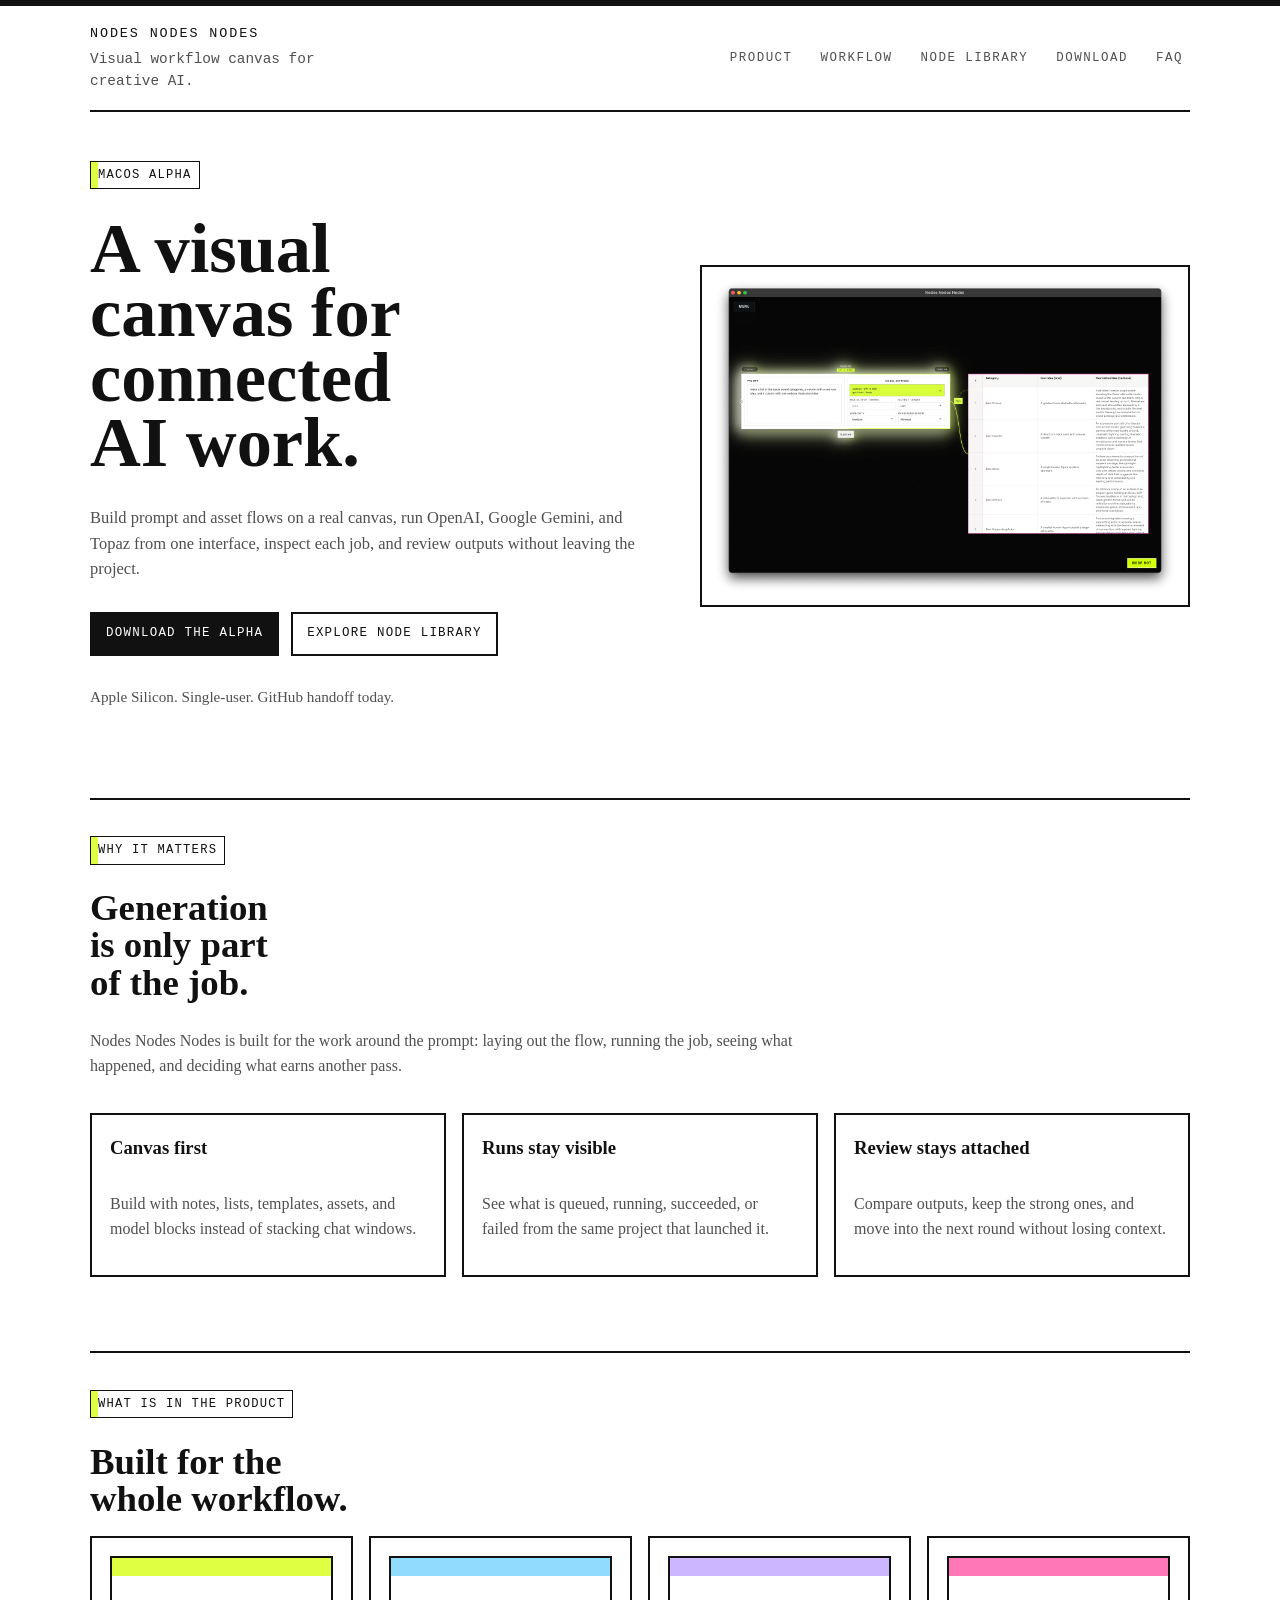
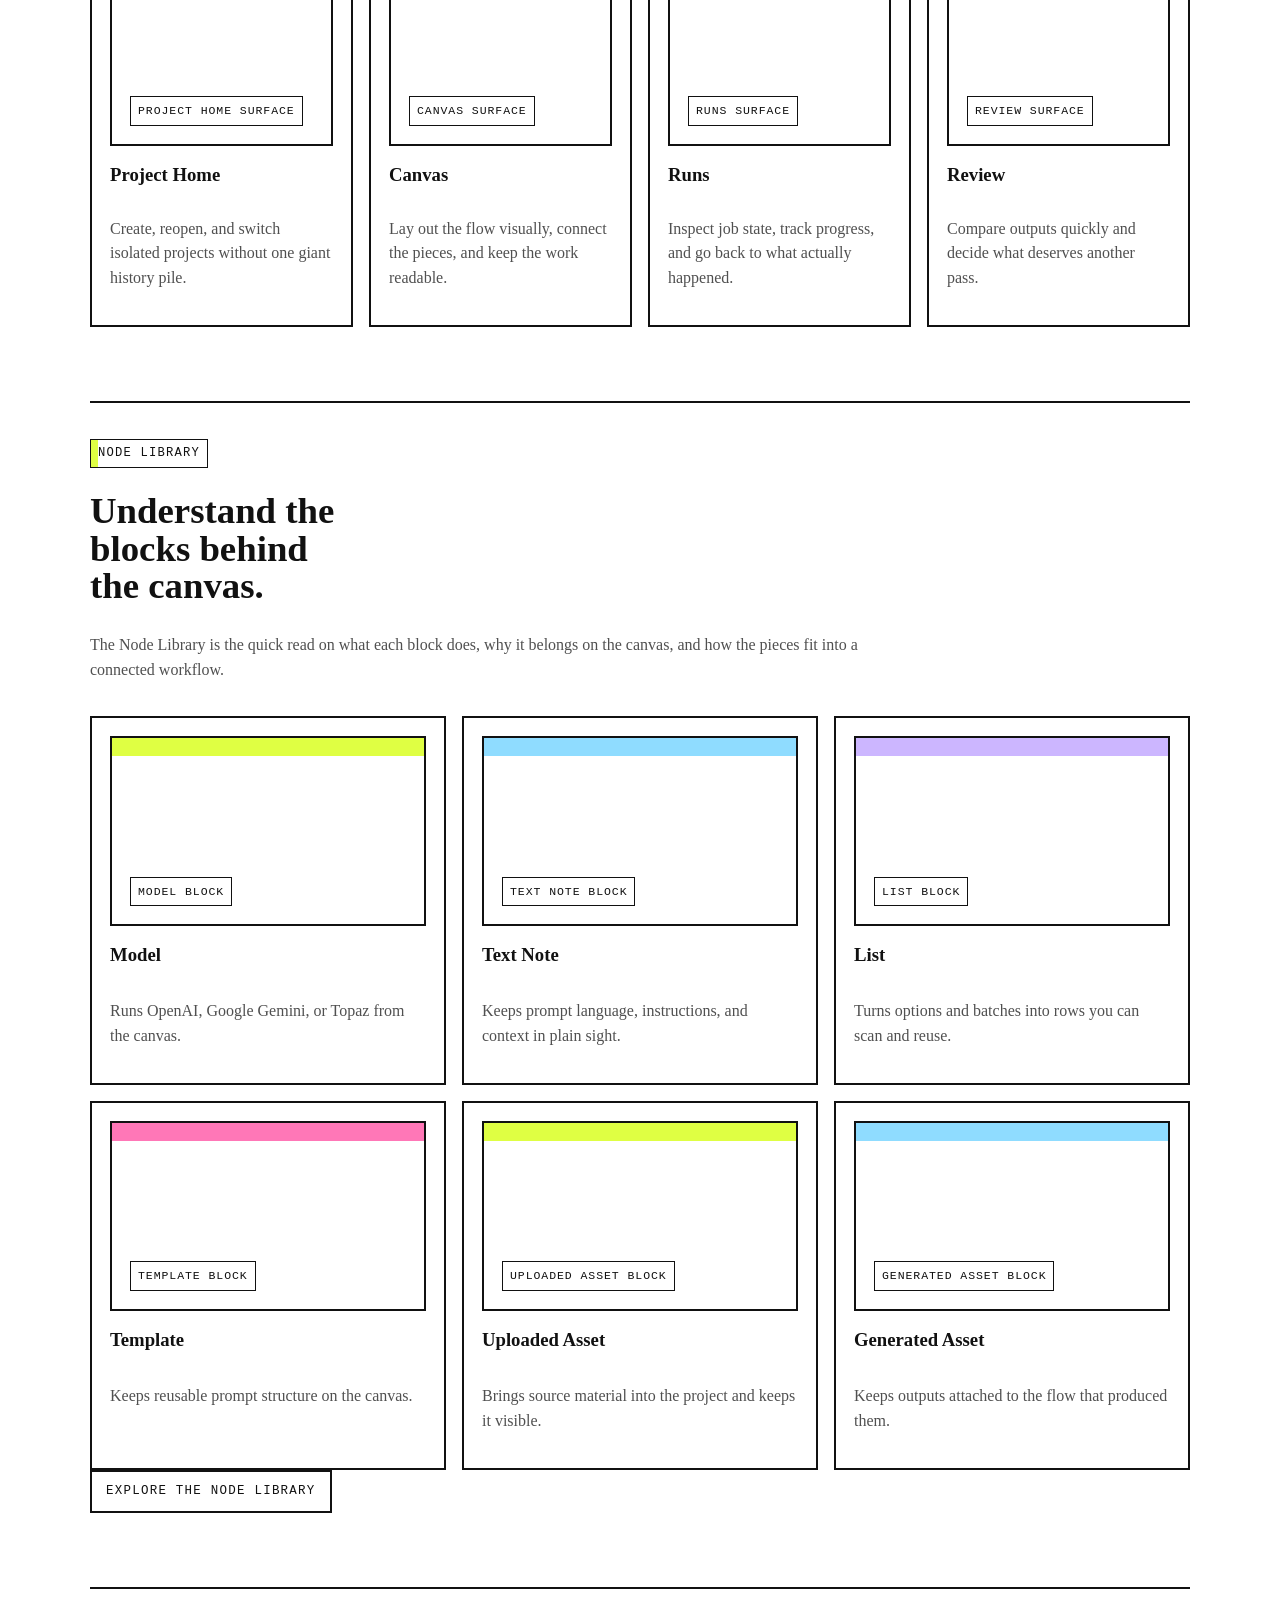
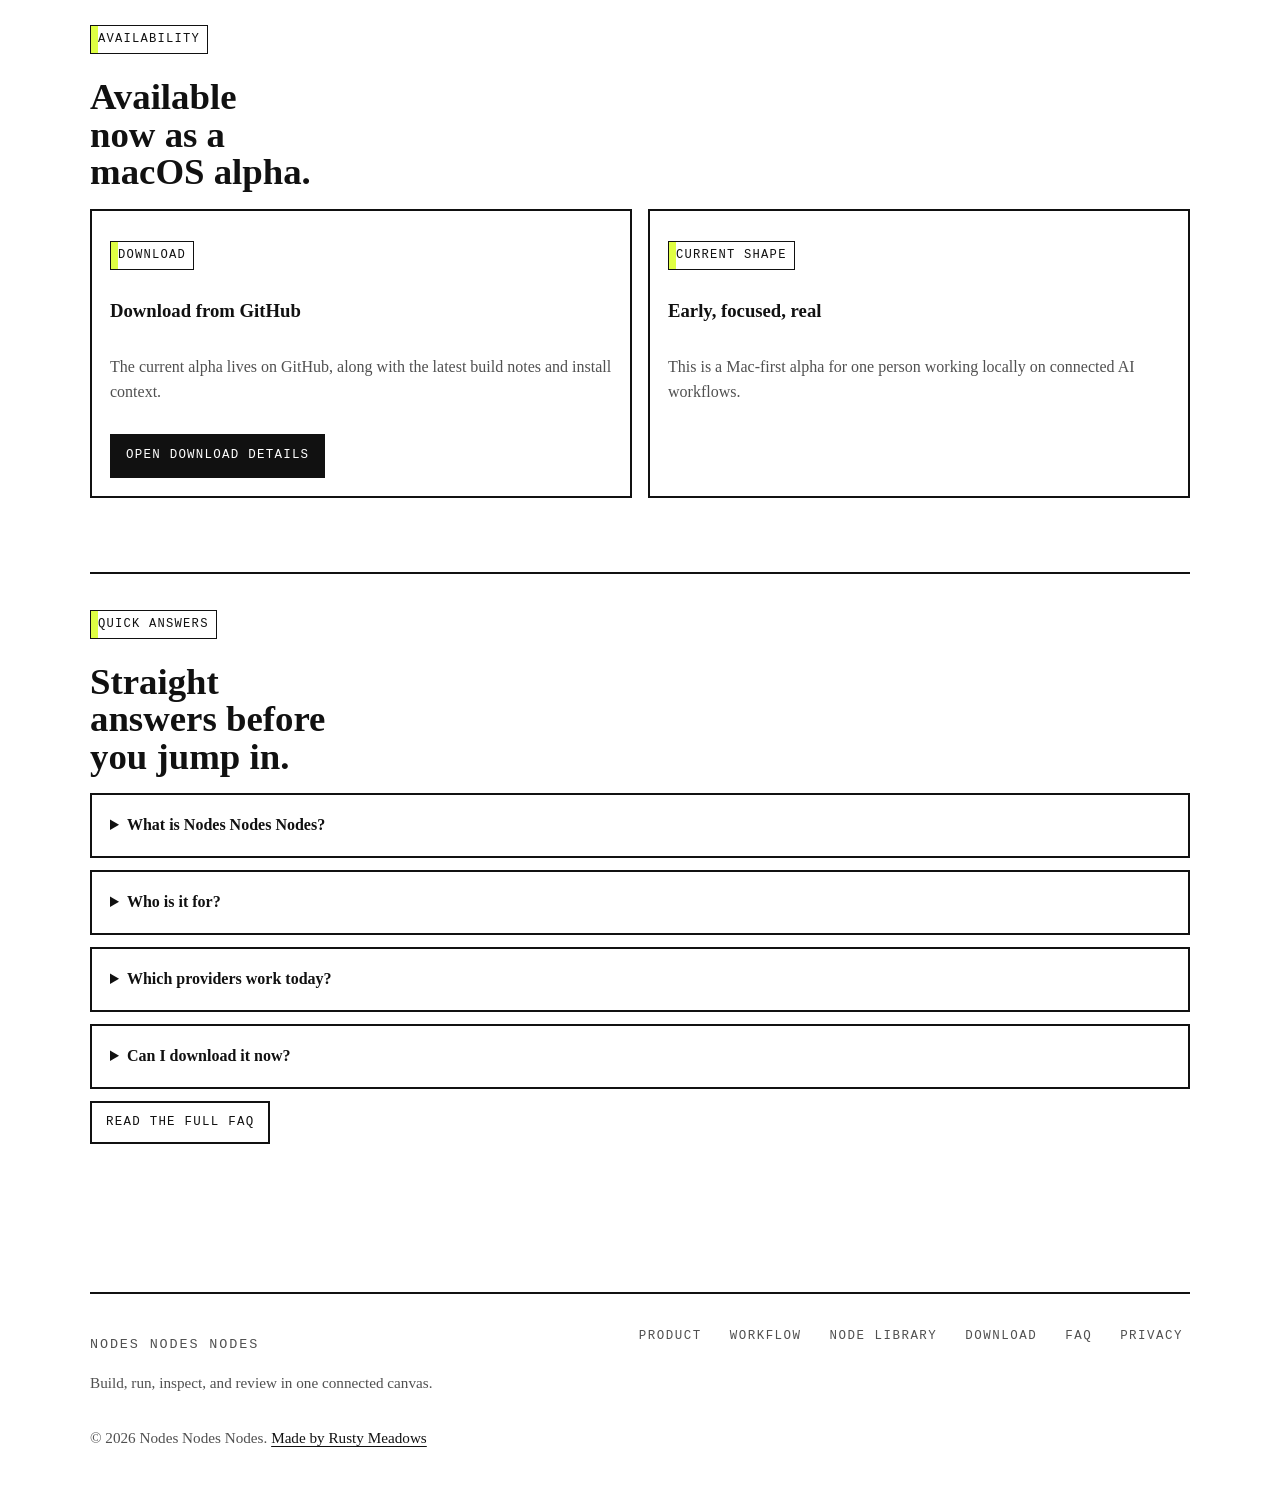
<file: index.html>
<!DOCTYPE html>
<html lang="en">
  <head>
    <meta charset="utf-8" />
    <meta name="viewport" content="width=device-width, initial-scale=1" />
    <title>Nodes Nodes Nodes | Visual workflow canvas for creative AI</title>
    <meta
      name="description"
      content="Nodes Nodes Nodes is a macOS alpha for connected AI workflows. Build on a visual canvas, run supported providers, inspect jobs, and review outputs in one place."
    />
    <meta name="theme-color" content="#ffffff" />
    <link rel="canonical" href="https://nodesnodesnodes.com/" />
    <meta property="og:type" content="website" />
    <meta property="og:title" content="Nodes Nodes Nodes | Visual workflow canvas for creative AI" />
    <meta
      property="og:description"
      content="A macOS alpha for connected AI workflows: canvas, runs, job visibility, and review in one product."
    />
    <meta property="og:url" content="https://nodesnodesnodes.com/" />
    <meta property="og:image" content="https://nodesnodesnodes.com/assets/og-card.png" />
    <meta property="og:image:type" content="image/png" />
    <meta property="og:image:width" content="1200" />
    <meta property="og:image:height" content="630" />
    <meta property="og:image:alt" content="Nodes Nodes Nodes marketing card." />
    <meta name="twitter:card" content="summary_large_image" />
    <meta name="twitter:title" content="Nodes Nodes Nodes | Visual workflow canvas for creative AI" />
    <meta
      name="twitter:description"
      content="Build on a visual canvas, run supported providers, inspect jobs, and review outputs in one connected workflow."
    />
    <meta name="twitter:image" content="https://nodesnodesnodes.com/assets/og-card.png" />
    <meta name="twitter:image:alt" content="Nodes Nodes Nodes marketing card." />
    <link rel="icon" href="/assets/apple-touch-icon.png" type="image/png" />
    <link rel="apple-touch-icon" href="/assets/apple-touch-icon.png" />
    <link rel="icon" href="/assets/favicon.svg" type="image/svg+xml" />
    <link rel="stylesheet" href="/styles/site.css" />
  </head>
  <body>
    <a class="skip-link" href="#main">Skip to content</a>
    <div class="site-shell">
      <header class="site-header">
        <a class="wordmark" href="/" aria-label="Nodes Nodes Nodes home">
          <span class="wordmark-title">Nodes Nodes Nodes</span>
          <span class="wordmark-subtitle">Visual workflow canvas for creative AI.</span>
        </a>
        <nav class="site-nav" aria-label="Primary">
          <a href="/product/">Product</a>
          <a href="/workflow/">Workflow</a>
          <a href="/node-library/">Node Library</a>
          <a href="/download/">Download</a>
          <a href="/faq/">FAQ</a>
        </nav>
      </header>

      <main id="main">
        <section class="page-hero">
          <div class="hero-grid">
            <div class="hero-copy">
              <p class="eyebrow">macOS alpha</p>
              <h1 class="page-title">A visual canvas for connected AI work.</h1>
              <p class="lede">
                Build prompt and asset flows on a real canvas, run OpenAI, Google Gemini, and Topaz from one
                interface, inspect each job, and review outputs without leaving the project.
              </p>
              <div class="button-row">
                <a class="button" href="/download/">Download the alpha</a>
                <a class="button secondary" href="/node-library/">Explore Node Library</a>
              </div>
              <p class="hero-note">Apple Silicon. Single-user. GitHub handoff today.</p>
            </div>
            <div class="screenshot-frame">
              <img
                src="/docs/readme-hero-list.png"
                alt="Nodes Nodes Nodes showing a model block connected to a list on a dark canvas."
              />
            </div>
          </div>
        </section>

        <section class="page-section">
          <div class="section-head">
            <p class="section-label">Why it matters</p>
            <h2 class="section-title">Generation is only part of the job.</h2>
            <p>
              Nodes Nodes Nodes is built for the work around the prompt: laying out the flow, running the job, seeing
              what happened, and deciding what earns another pass.
            </p>
          </div>
          <div class="three-column equal-height-grid">
            <article class="card">
              <h3>Canvas first</h3>
              <p>Build with notes, lists, templates, assets, and model blocks instead of stacking chat windows.</p>
            </article>
            <article class="card">
              <h3>Runs stay visible</h3>
              <p>See what is queued, running, succeeded, or failed from the same project that launched it.</p>
            </article>
            <article class="card">
              <h3>Review stays attached</h3>
              <p>Compare outputs, keep the strong ones, and move into the next round without losing context.</p>
            </article>
          </div>
        </section>

        <section class="page-section">
          <div class="section-head">
            <p class="section-label">What is in the product</p>
            <h2 class="section-title">Built for the whole workflow.</h2>
          </div>
          <div class="four-column equal-height-grid">
            <article class="surface-card">
              <div class="placeholder one"><span>Project Home surface</span></div>
              <div class="stack">
                <h3>Project Home</h3>
                <p>Create, reopen, and switch isolated projects without one giant history pile.</p>
              </div>
            </article>
            <article class="surface-card">
              <div class="placeholder two"><span>Canvas surface</span></div>
              <div class="stack">
                <h3>Canvas</h3>
                <p>Lay out the flow visually, connect the pieces, and keep the work readable.</p>
              </div>
            </article>
            <article class="surface-card">
              <div class="placeholder three"><span>Runs surface</span></div>
              <div class="stack">
                <h3>Runs</h3>
                <p>Inspect job state, track progress, and go back to what actually happened.</p>
              </div>
            </article>
            <article class="surface-card">
              <div class="placeholder four"><span>Review surface</span></div>
              <div class="stack">
                <h3>Review</h3>
                <p>Compare outputs quickly and decide what deserves another pass.</p>
              </div>
            </article>
          </div>
        </section>

        <section class="page-section">
          <div class="section-head">
            <p class="section-label">Node Library</p>
            <h2 class="section-title">Understand the blocks behind the canvas.</h2>
            <p>
              The Node Library is the quick read on what each block does, why it belongs on the canvas, and how the
              pieces fit into a connected workflow.
            </p>
          </div>
          <div class="node-grid equal-height-grid">
            <article class="node-card">
              <div class="placeholder one"><span>Model Block</span></div>
              <h3>Model</h3>
              <p>Runs OpenAI, Google Gemini, or Topaz from the canvas.</p>
            </article>
            <article class="node-card">
              <div class="placeholder two"><span>Text Note Block</span></div>
              <h3>Text Note</h3>
              <p>Keeps prompt language, instructions, and context in plain sight.</p>
            </article>
            <article class="node-card">
              <div class="placeholder three"><span>List Block</span></div>
              <h3>List</h3>
              <p>Turns options and batches into rows you can scan and reuse.</p>
            </article>
            <article class="node-card">
              <div class="placeholder four"><span>Template Block</span></div>
              <h3>Template</h3>
              <p>Keeps reusable prompt structure on the canvas.</p>
            </article>
            <article class="node-card">
              <div class="placeholder one"><span>Uploaded Asset Block</span></div>
              <h3>Uploaded Asset</h3>
              <p>Brings source material into the project and keeps it visible.</p>
            </article>
            <article class="node-card">
              <div class="placeholder two"><span>Generated Asset Block</span></div>
              <h3>Generated Asset</h3>
              <p>Keeps outputs attached to the flow that produced them.</p>
            </article>
          </div>
          <div class="button-row">
            <a class="button secondary" href="/node-library/">Explore the Node Library</a>
          </div>
        </section>

        <section class="page-section">
          <div class="section-head">
            <p class="section-label">Availability</p>
            <h2 class="section-title">Available now as a macOS alpha.</h2>
          </div>
          <div class="two-column equal-height-grid">
            <article class="download-card">
              <p class="badge">Download</p>
              <h3>Download from GitHub</h3>
              <p>The current alpha lives on GitHub, along with the latest build notes and install context.</p>
              <div class="button-row">
                <a class="button" href="/download/">Open download details</a>
              </div>
            </article>
            <article class="download-card">
              <p class="badge">Current shape</p>
              <h3>Early, focused, real</h3>
              <p>This is a Mac-first alpha for one person working locally on connected AI workflows.</p>
            </article>
          </div>
        </section>

        <section class="page-section">
          <div class="section-head">
            <p class="section-label">Quick answers</p>
            <h2 class="section-title">Straight answers before you jump in.</h2>
          </div>
          <div class="faq-list">
            <details class="faq-item">
              <summary>What is Nodes Nodes Nodes?</summary>
              <p>A visual workflow canvas for creative AI work on macOS.</p>
            </details>
            <details class="faq-item">
              <summary>Who is it for?</summary>
              <p>People who are tired of bouncing between provider tabs, prompt notes, and output folders.</p>
            </details>
            <details class="faq-item">
              <summary>Which providers work today?</summary>
              <p>OpenAI, Google Gemini, and Topaz.</p>
            </details>
            <details class="faq-item">
              <summary>Can I download it now?</summary>
              <p>Yes. The current alpha is handed off through GitHub.</p>
            </details>
          </div>
          <div class="button-row faq-actions">
            <a class="button ghost" href="/faq/">Read the full FAQ</a>
          </div>
        </section>
      </main>

      <footer class="site-footer">
        <div class="footer-top">
          <div>
            <p class="wordmark-title">Nodes Nodes Nodes</p>
            <p class="footer-meta">Build, run, inspect, and review in one connected canvas.</p>
          </div>
          <nav class="footer-links" aria-label="Footer">
            <a href="/product/">Product</a>
            <a href="/workflow/">Workflow</a>
            <a href="/node-library/">Node Library</a>
            <a href="/download/">Download</a>
            <a href="/faq/">FAQ</a>
            <a href="/privacy/">Privacy</a>
          </nav>
        </div>
        <p class="footer-meta">&copy; 2026 Nodes Nodes Nodes. <a href="https://rustymeadows.com">Made by Rusty Meadows</a></p>
      </footer>
    </div>
  </body>
</html>
</file>
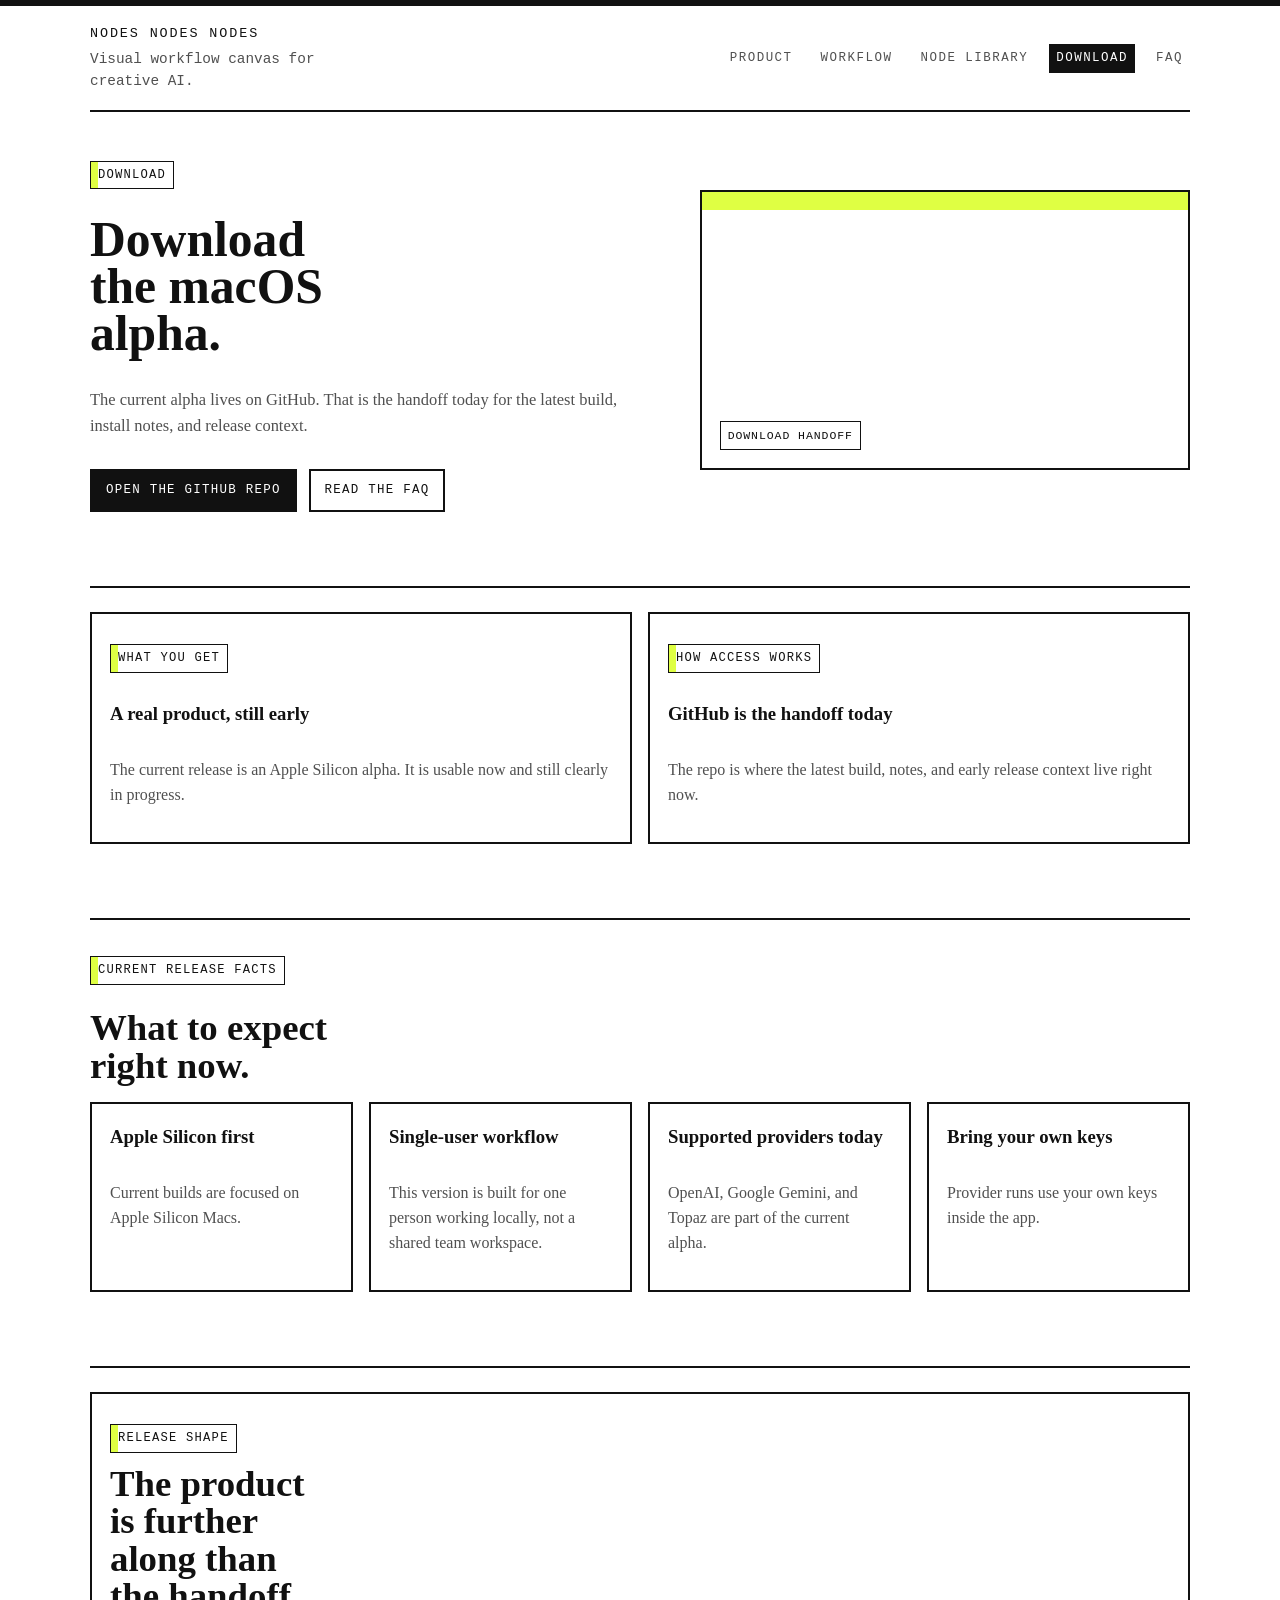
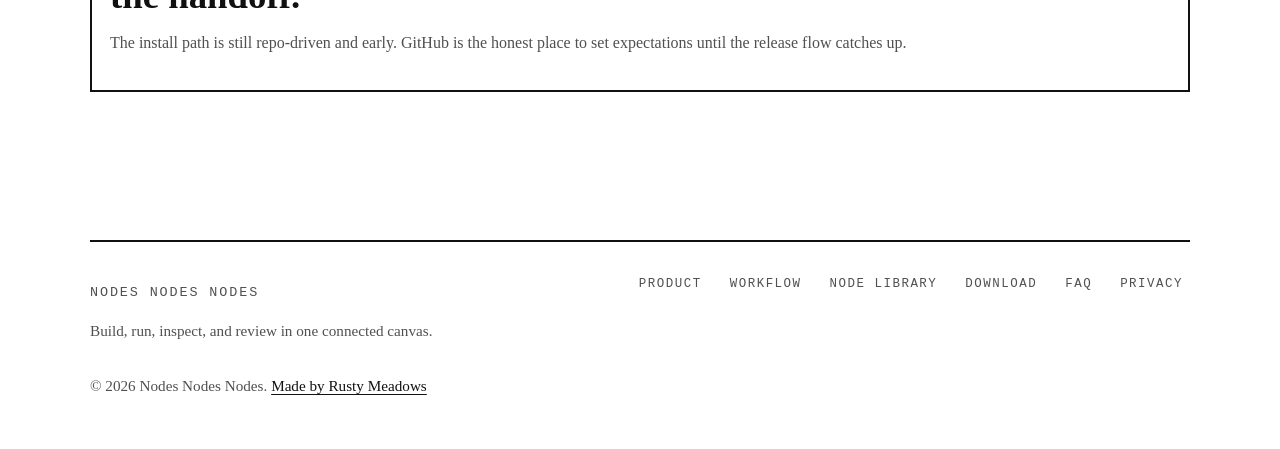
<file: download/index.html>
<!DOCTYPE html>
<html lang="en">
  <head>
    <meta charset="utf-8" />
    <meta name="viewport" content="width=device-width, initial-scale=1" />
    <title>Download | Nodes Nodes Nodes</title>
    <meta
      name="description"
      content="Download the macOS alpha of Nodes Nodes Nodes and get the current GitHub handoff."
    />
    <meta name="theme-color" content="#ffffff" />
    <link rel="canonical" href="https://nodesnodesnodes.com/download/" />
    <meta property="og:type" content="website" />
    <meta property="og:title" content="Download | Nodes Nodes Nodes" />
    <meta property="og:description" content="GitHub is the current handoff for the macOS alpha." />
    <meta property="og:url" content="https://nodesnodesnodes.com/download/" />
    <meta property="og:image" content="https://nodesnodesnodes.com/assets/og-card.png" />
    <meta property="og:image:alt" content="Nodes Nodes Nodes marketing card." />
    <meta name="twitter:card" content="summary_large_image" />
    <meta name="twitter:title" content="Download | Nodes Nodes Nodes" />
    <meta
      name="twitter:description"
      content="Download the current macOS alpha and see how the GitHub handoff works today."
    />
    <meta name="twitter:image" content="https://nodesnodesnodes.com/assets/og-card.png" />
    <meta name="twitter:image:alt" content="Nodes Nodes Nodes marketing card." />
    <link rel="icon" href="/assets/apple-touch-icon.png" type="image/png" />
    <link rel="apple-touch-icon" href="/assets/apple-touch-icon.png" />
    <link rel="icon" href="/assets/favicon.svg" type="image/svg+xml" />
    <link rel="stylesheet" href="/styles/site.css" />
  </head>
  <body>
    <a class="skip-link" href="#main">Skip to content</a>
    <div class="site-shell">
      <header class="site-header">
        <a class="wordmark" href="/" aria-label="Nodes Nodes Nodes home">
          <span class="wordmark-title">Nodes Nodes Nodes</span>
          <span class="wordmark-subtitle">Visual workflow canvas for creative AI.</span>
        </a>
        <nav class="site-nav" aria-label="Primary">
          <a href="/product/">Product</a>
          <a href="/workflow/">Workflow</a>
          <a href="/node-library/">Node Library</a>
          <a href="/download/" aria-current="page">Download</a>
          <a href="/faq/">FAQ</a>
        </nav>
      </header>

      <main id="main">
        <section class="page-hero">
          <div class="hero-grid">
            <div class="hero-copy">
              <p class="eyebrow">Download</p>
              <h1 class="display-title">Download the macOS alpha.</h1>
              <p class="route-intro">
                The current alpha lives on GitHub. That is the handoff today for the latest build, install notes, and
                release context.
              </p>
              <div class="button-row">
                <a class="button" href="https://github.com/rustyameadows/nodes-nodes-nodes">Open the GitHub repo</a>
                <a class="button secondary" href="/faq/">Read the FAQ</a>
              </div>
            </div>
            <div class="placeholder one tall"><span>Download handoff</span></div>
          </div>
        </section>

        <section class="page-section">
          <div class="two-column equal-height-grid">
            <article class="download-card">
              <p class="badge">What you get</p>
              <h3>A real product, still early</h3>
              <p>The current release is an Apple Silicon alpha. It is usable now and still clearly in progress.</p>
            </article>
            <article class="download-card">
              <p class="badge">How access works</p>
              <h3>GitHub is the handoff today</h3>
              <p>The repo is where the latest build, notes, and early release context live right now.</p>
            </article>
          </div>
        </section>

        <section class="page-section">
          <div class="section-head">
            <p class="section-label">Current release facts</p>
            <h2 class="section-title">What to expect right now.</h2>
          </div>
          <div class="four-column equal-height-grid">
            <article class="card">
              <h3>Apple Silicon first</h3>
              <p>Current builds are focused on Apple Silicon Macs.</p>
            </article>
            <article class="card">
              <h3>Single-user workflow</h3>
              <p>This version is built for one person working locally, not a shared team workspace.</p>
            </article>
            <article class="card">
              <h3>Supported providers today</h3>
              <p>OpenAI, Google Gemini, and Topaz are part of the current alpha.</p>
            </article>
            <article class="card">
              <h3>Bring your own keys</h3>
              <p>Provider runs use your own keys inside the app.</p>
            </article>
          </div>
        </section>

        <section class="page-section">
          <article class="detail-card">
            <p class="badge">Release shape</p>
            <h2 class="section-title">The product is further along than the handoff.</h2>
            <p>
              The install path is still repo-driven and early. GitHub is the honest place to set expectations until the
              release flow catches up.
            </p>
          </article>
        </section>
      </main>

      <footer class="site-footer">
        <div class="footer-top">
          <div>
            <p class="wordmark-title">Nodes Nodes Nodes</p>
            <p class="footer-meta">Build, run, inspect, and review in one connected canvas.</p>
          </div>
          <nav class="footer-links" aria-label="Footer">
            <a href="/product/">Product</a>
            <a href="/workflow/">Workflow</a>
            <a href="/node-library/">Node Library</a>
            <a href="/download/">Download</a>
            <a href="/faq/">FAQ</a>
            <a href="/privacy/">Privacy</a>
          </nav>
        </div>
        <p class="footer-meta">&copy; 2026 Nodes Nodes Nodes. <a href="https://rustymeadows.com">Made by Rusty Meadows</a></p>
      </footer>
    </div>
  </body>
</html>
</file>
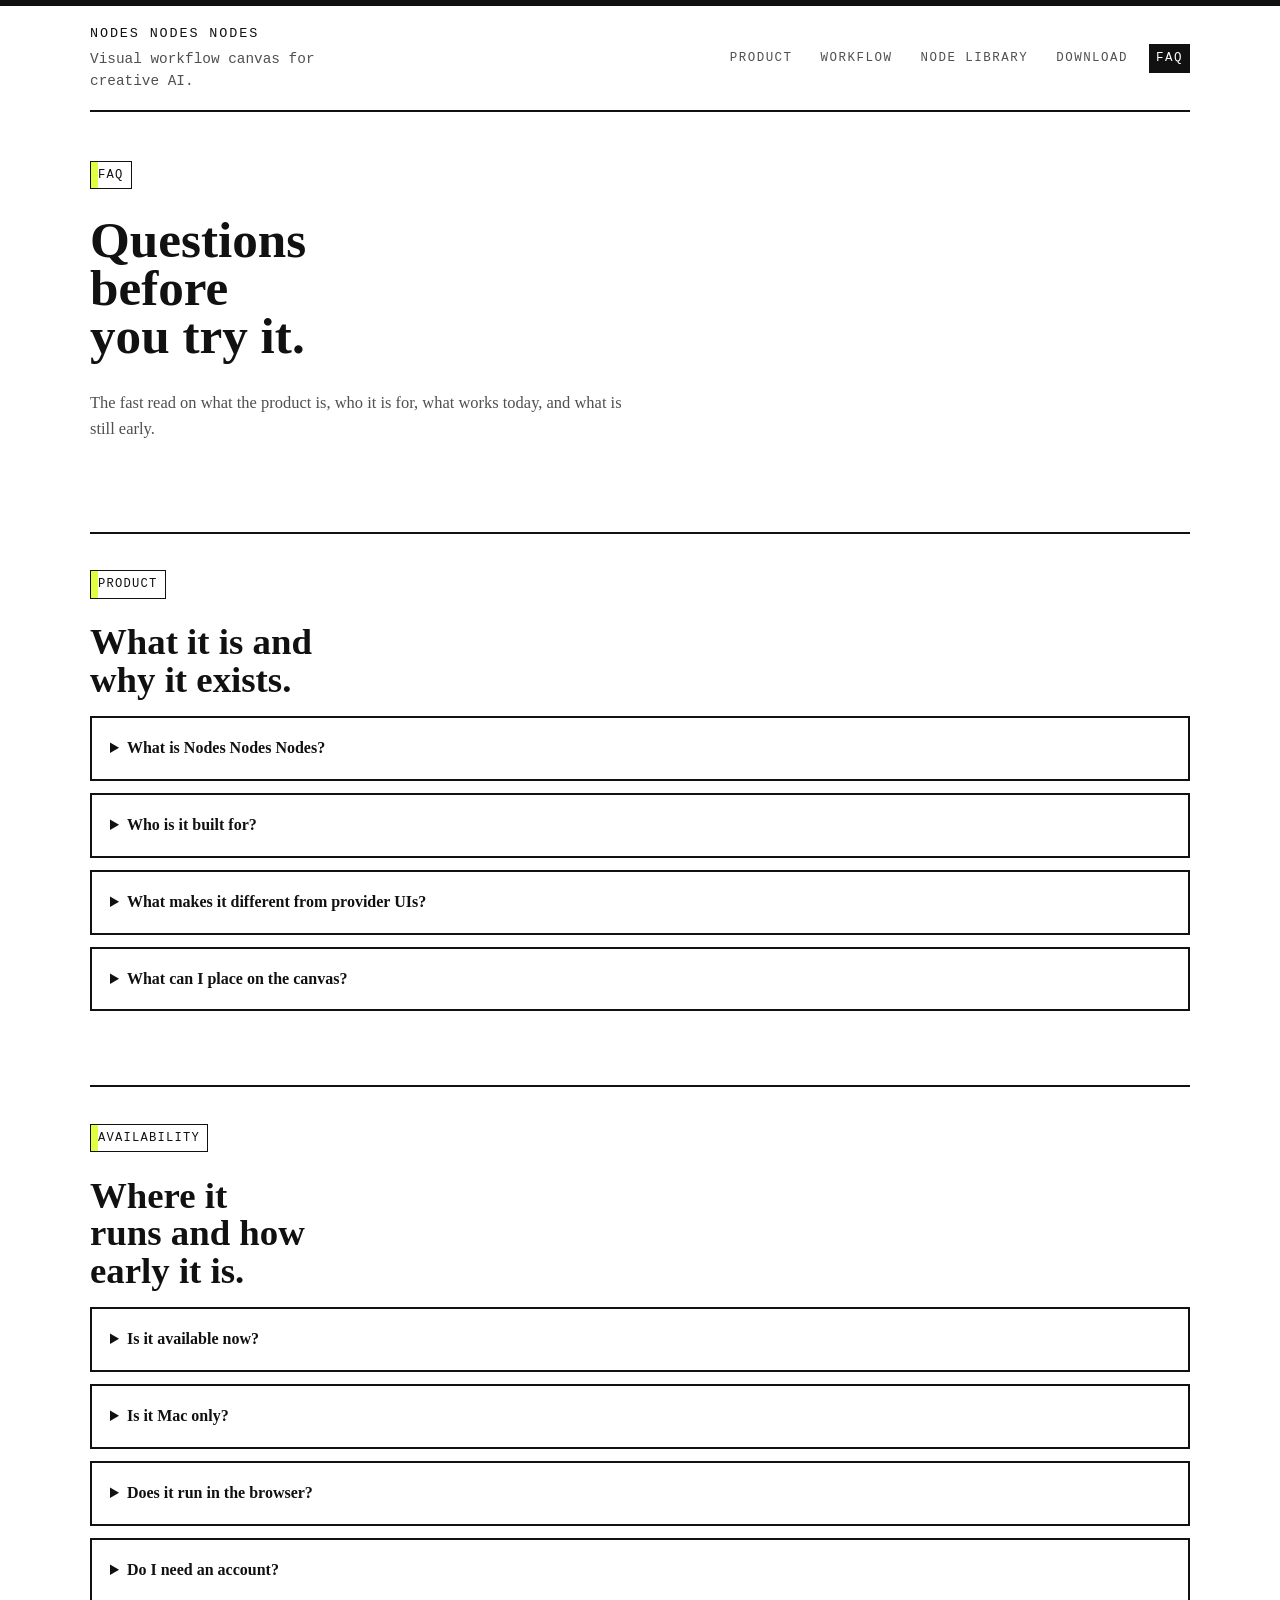
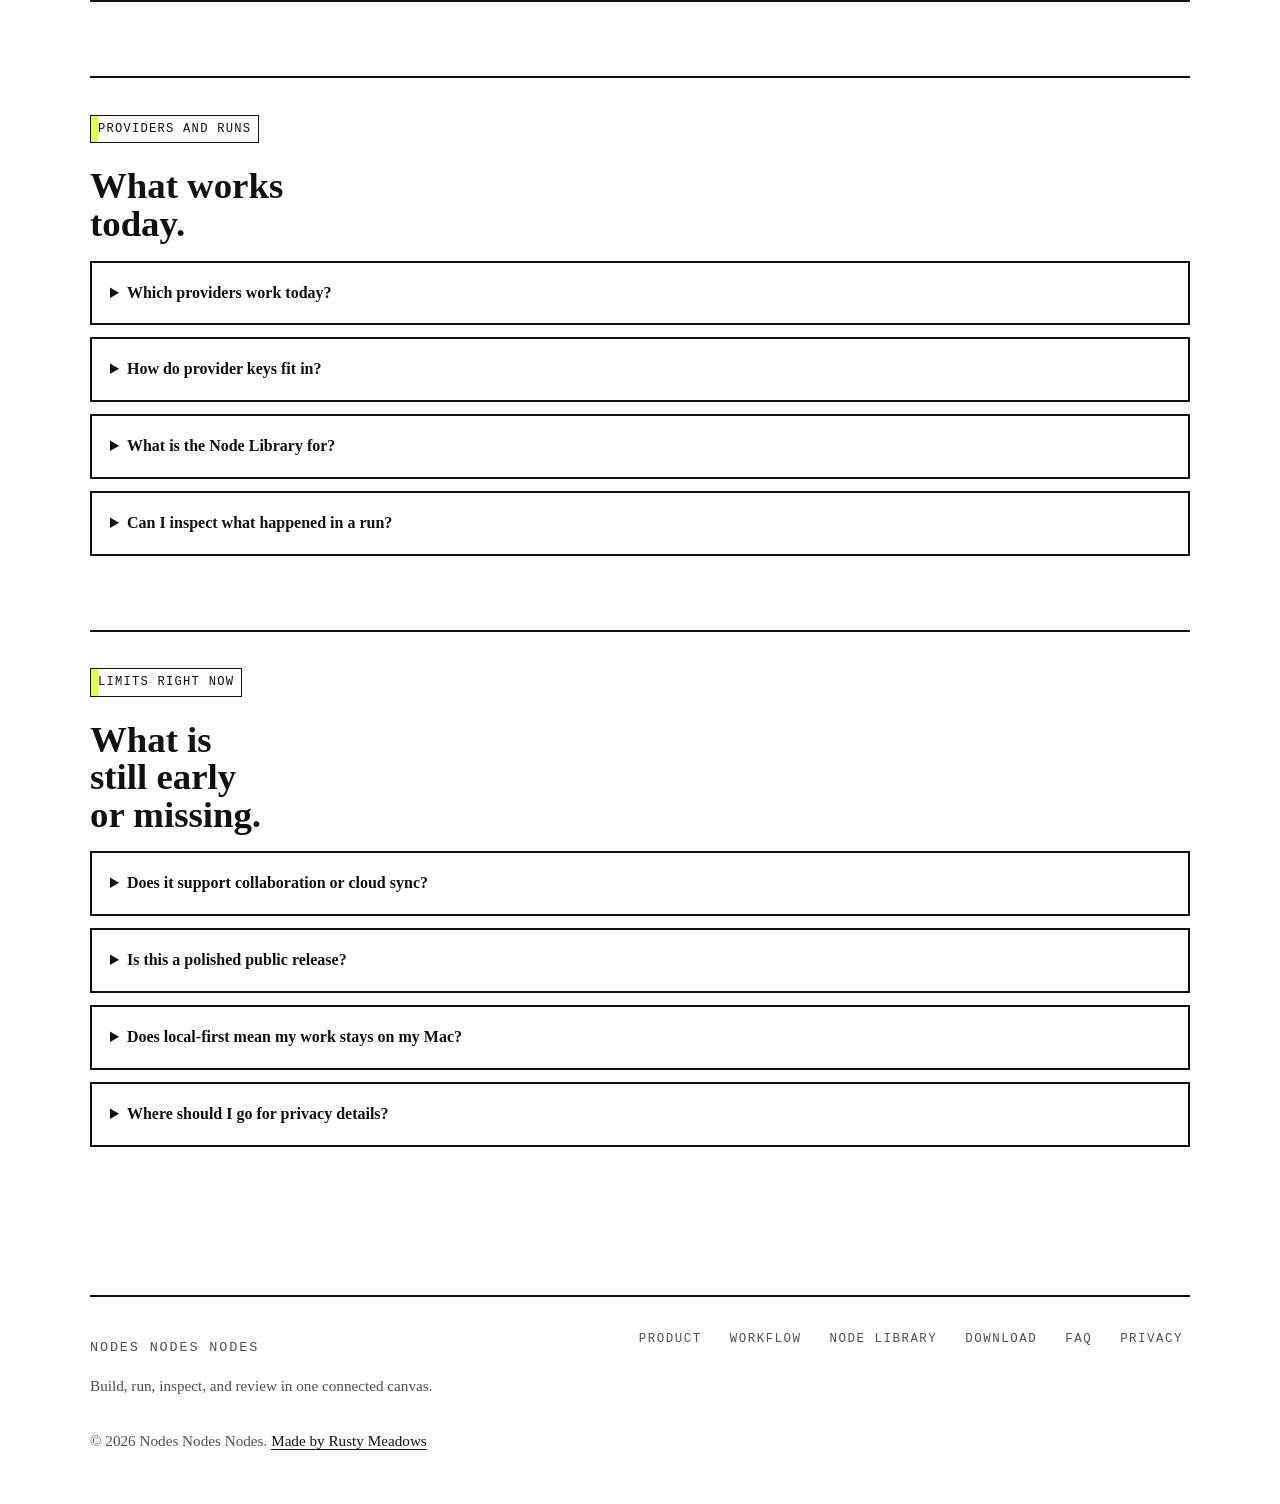
<file: faq/index.html>
<!DOCTYPE html>
<html lang="en">
  <head>
    <meta charset="utf-8" />
    <meta name="viewport" content="width=device-width, initial-scale=1" />
    <title>FAQ | Nodes Nodes Nodes</title>
    <meta
      name="description"
      content="Straight answers about the canvas, supported providers, and the current macOS alpha."
    />
    <meta name="theme-color" content="#ffffff" />
    <link rel="canonical" href="https://nodesnodesnodes.com/faq/" />
    <meta property="og:type" content="website" />
    <meta property="og:title" content="FAQ | Nodes Nodes Nodes" />
    <meta
      property="og:description"
      content="What the product is, who it is for, what works today, and what is still early."
    />
    <meta property="og:url" content="https://nodesnodesnodes.com/faq/" />
    <meta property="og:image" content="https://nodesnodesnodes.com/assets/og-card.png" />
    <meta property="og:image:alt" content="Nodes Nodes Nodes marketing card." />
    <meta name="twitter:card" content="summary_large_image" />
    <meta name="twitter:title" content="FAQ | Nodes Nodes Nodes" />
    <meta
      name="twitter:description"
      content="Questions worth answering before you try the current macOS alpha."
    />
    <meta name="twitter:image" content="https://nodesnodesnodes.com/assets/og-card.png" />
    <meta name="twitter:image:alt" content="Nodes Nodes Nodes marketing card." />
    <link rel="icon" href="/assets/apple-touch-icon.png" type="image/png" />
    <link rel="apple-touch-icon" href="/assets/apple-touch-icon.png" />
    <link rel="icon" href="/assets/favicon.svg" type="image/svg+xml" />
    <link rel="stylesheet" href="/styles/site.css" />
  </head>
  <body>
    <a class="skip-link" href="#main">Skip to content</a>
    <div class="site-shell">
      <header class="site-header">
        <a class="wordmark" href="/" aria-label="Nodes Nodes Nodes home">
          <span class="wordmark-title">Nodes Nodes Nodes</span>
          <span class="wordmark-subtitle">Visual workflow canvas for creative AI.</span>
        </a>
        <nav class="site-nav" aria-label="Primary">
          <a href="/product/">Product</a>
          <a href="/workflow/">Workflow</a>
          <a href="/node-library/">Node Library</a>
          <a href="/download/">Download</a>
          <a href="/faq/" aria-current="page">FAQ</a>
        </nav>
      </header>

      <main id="main">
        <section class="page-hero">
          <div class="hero-copy">
            <p class="eyebrow">FAQ</p>
            <h1 class="faq-title">Questions before you try it.</h1>
            <p class="route-intro">
              The fast read on what the product is, who it is for, what works today, and what is still early.
            </p>
          </div>
        </section>

        <section class="page-section">
          <div class="section-head">
            <p class="section-label">Product</p>
            <h2 class="section-title">What it is and why it exists.</h2>
          </div>
          <div class="faq-list">
            <details class="faq-item">
              <summary>What is Nodes Nodes Nodes?</summary>
              <p>A visual workflow canvas for creative AI work on macOS.</p>
            </details>
            <details class="faq-item">
              <summary>Who is it built for?</summary>
              <p>People who work across prompts, source material, variants, and review and want more structure than a stack of provider tabs.</p>
            </details>
            <details class="faq-item">
              <summary>What makes it different from provider UIs?</summary>
              <p>It treats generation as a connected workflow, with a canvas, visible jobs, and review inside the same product.</p>
            </details>
            <details class="faq-item">
              <summary>What can I place on the canvas?</summary>
              <p>Text notes, lists, templates, uploaded assets, model blocks, and generated outputs.</p>
            </details>
          </div>
        </section>

        <section class="page-section">
          <div class="section-head">
            <p class="section-label">Availability</p>
            <h2 class="section-title">Where it runs and how early it is.</h2>
          </div>
          <div class="faq-list">
            <details class="faq-item">
              <summary>Is it available now?</summary>
              <p>Yes. The current alpha is handed off through GitHub.</p>
            </details>
            <details class="faq-item">
              <summary>Is it Mac only?</summary>
              <p>Right now, yes. The current alpha is focused on Apple Silicon Macs.</p>
            </details>
            <details class="faq-item">
              <summary>Does it run in the browser?</summary>
              <p>No. It is a desktop product.</p>
            </details>
            <details class="faq-item">
              <summary>Do I need an account?</summary>
              <p>No. The current alpha is built for one local user working on one Mac.</p>
            </details>
          </div>
        </section>

        <section class="page-section">
          <div class="section-head">
            <p class="section-label">Providers and runs</p>
            <h2 class="section-title">What works today.</h2>
          </div>
          <div class="faq-list">
            <details class="faq-item">
              <summary>Which providers work today?</summary>
              <p>OpenAI, Google Gemini, and Topaz.</p>
            </details>
            <details class="faq-item">
              <summary>How do provider keys fit in?</summary>
              <p>You bring your own keys. The app is designed to work with the providers you already use.</p>
            </details>
            <details class="faq-item">
              <summary>What is the Node Library for?</summary>
              <p>It is the guide to the canvas block system. Use it to understand what each block does before you start wiring a project.</p>
            </details>
            <details class="faq-item">
              <summary>Can I inspect what happened in a run?</summary>
              <p>Yes. Job state stays visible, and the app keeps a clear view of what happened when a run moves, succeeds, or fails.</p>
            </details>
          </div>
        </section>

        <section class="page-section">
          <div class="section-head">
            <p class="section-label">Limits right now</p>
            <h2 class="section-title">What is still early or missing.</h2>
          </div>
          <div class="faq-list">
            <details class="faq-item">
              <summary>Does it support collaboration or cloud sync?</summary>
              <p>Not yet. The current product is local-first and single-user.</p>
            </details>
            <details class="faq-item">
              <summary>Is this a polished public release?</summary>
              <p>No. It is a real alpha, not a mass-market release.</p>
            </details>
            <details class="faq-item">
              <summary>Does local-first mean my work stays on my Mac?</summary>
              <p>Yes. Projects, canvas state, and outputs are built around a local desktop workflow.</p>
            </details>
            <details class="faq-item">
              <summary>Where should I go for privacy details?</summary>
              <p>Start with the privacy page. It holds the current plain-language overview while the fuller policy is being finalized.</p>
            </details>
          </div>
        </section>
      </main>

      <footer class="site-footer">
        <div class="footer-top">
          <div>
            <p class="wordmark-title">Nodes Nodes Nodes</p>
            <p class="footer-meta">Build, run, inspect, and review in one connected canvas.</p>
          </div>
          <nav class="footer-links" aria-label="Footer">
            <a href="/product/">Product</a>
            <a href="/workflow/">Workflow</a>
            <a href="/node-library/">Node Library</a>
            <a href="/download/">Download</a>
            <a href="/faq/">FAQ</a>
            <a href="/privacy/">Privacy</a>
          </nav>
        </div>
        <p class="footer-meta">&copy; 2026 Nodes Nodes Nodes. <a href="https://rustymeadows.com">Made by Rusty Meadows</a></p>
      </footer>
    </div>
  </body>
</html>
</file>
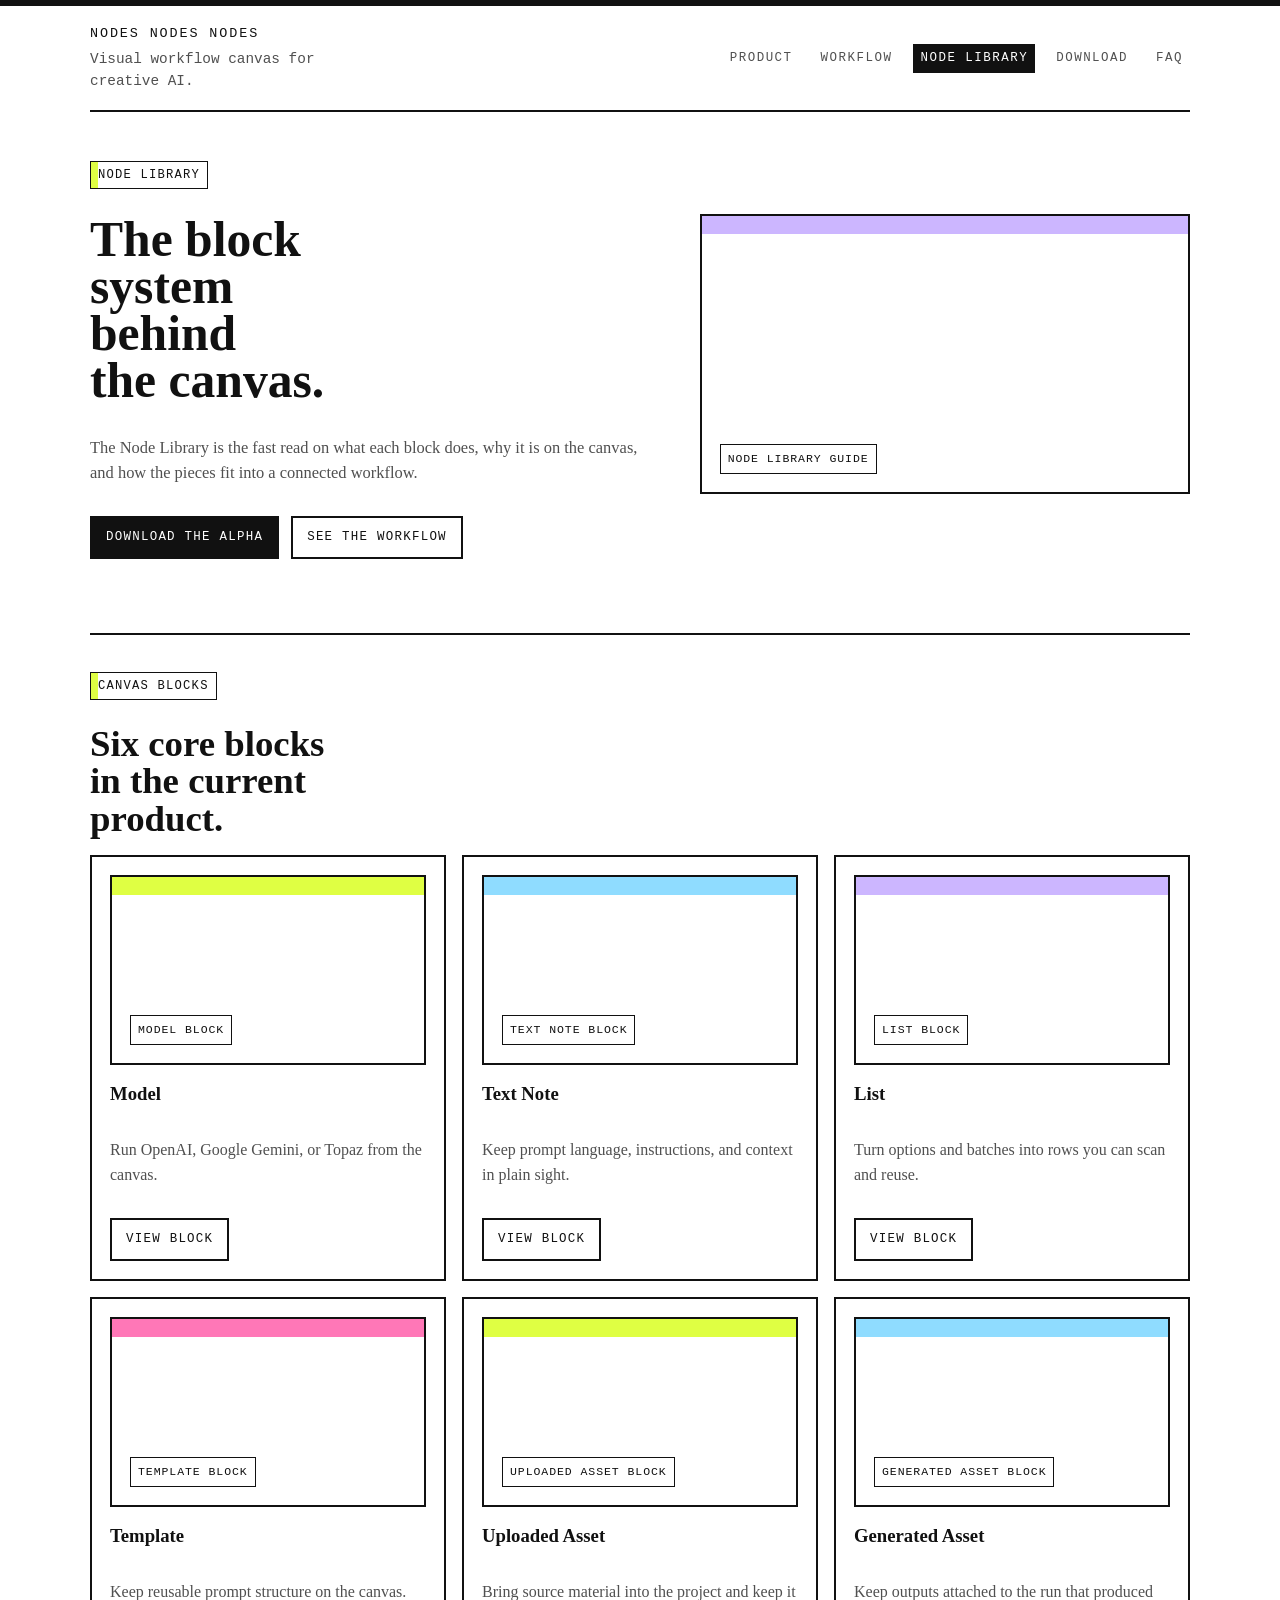
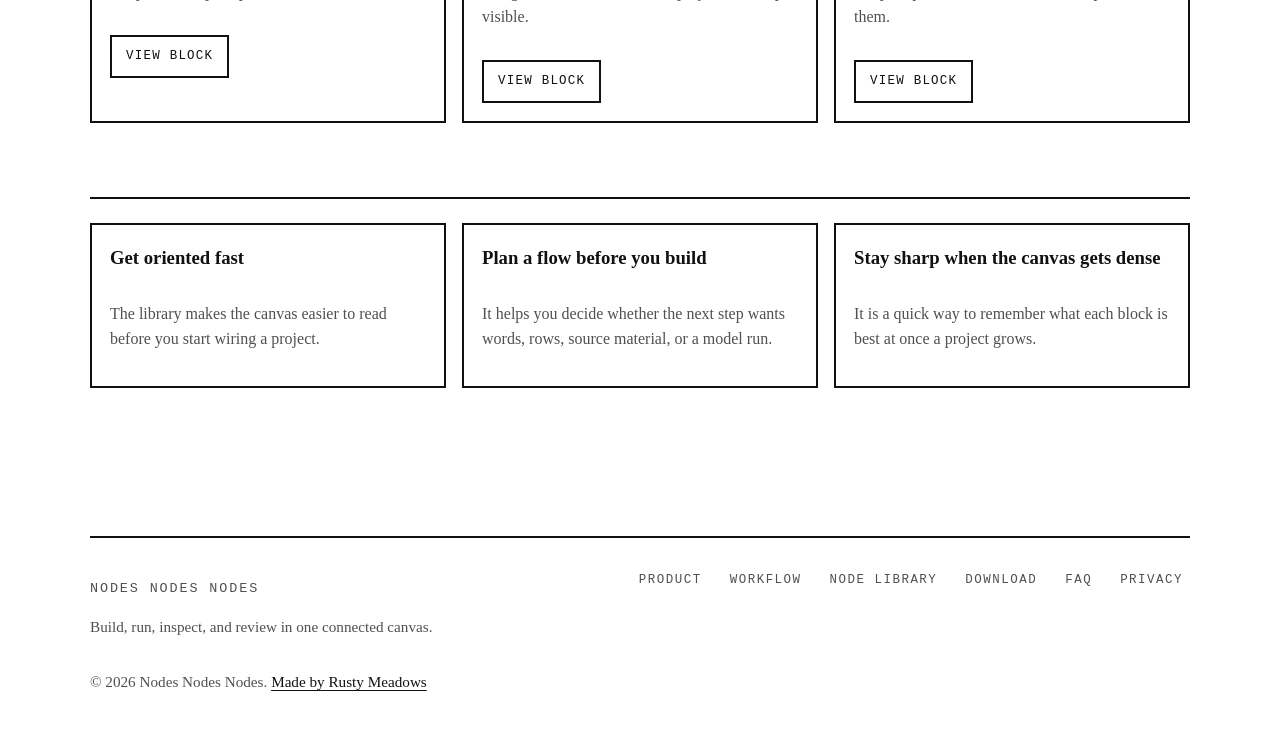
<file: node-library/index.html>
<!DOCTYPE html>
<html lang="en">
  <head>
    <meta charset="utf-8" />
    <meta name="viewport" content="width=device-width, initial-scale=1" />
    <title>Node Library | Nodes Nodes Nodes</title>
    <meta
      name="description"
      content="Browse the block system behind the Nodes Nodes Nodes canvas."
    />
    <meta name="theme-color" content="#ffffff" />
    <link rel="canonical" href="https://nodesnodesnodes.com/node-library/" />
    <meta property="og:type" content="website" />
    <meta property="og:title" content="Node Library | Nodes Nodes Nodes" />
    <meta
      property="og:description"
      content="The fast read on what each canvas block does and how the pieces fit together."
    />
    <meta property="og:url" content="https://nodesnodesnodes.com/node-library/" />
    <meta property="og:image" content="https://nodesnodesnodes.com/assets/og-card.png" />
    <meta property="og:image:alt" content="Nodes Nodes Nodes marketing card." />
    <meta name="twitter:card" content="summary_large_image" />
    <meta name="twitter:title" content="Node Library | Nodes Nodes Nodes" />
    <meta
      name="twitter:description"
      content="Browse the block system behind the Nodes Nodes Nodes canvas."
    />
    <meta name="twitter:image" content="https://nodesnodesnodes.com/assets/og-card.png" />
    <meta name="twitter:image:alt" content="Nodes Nodes Nodes marketing card." />
    <link rel="icon" href="/assets/apple-touch-icon.png" type="image/png" />
    <link rel="apple-touch-icon" href="/assets/apple-touch-icon.png" />
    <link rel="icon" href="/assets/favicon.svg" type="image/svg+xml" />
    <link rel="stylesheet" href="/styles/site.css" />
  </head>
  <body>
    <a class="skip-link" href="#main">Skip to content</a>
    <div class="site-shell">
      <header class="site-header">
        <a class="wordmark" href="/" aria-label="Nodes Nodes Nodes home">
          <span class="wordmark-title">Nodes Nodes Nodes</span>
          <span class="wordmark-subtitle">Visual workflow canvas for creative AI.</span>
        </a>
        <nav class="site-nav" aria-label="Primary">
          <a href="/product/">Product</a>
          <a href="/workflow/">Workflow</a>
          <a href="/node-library/" aria-current="page">Node Library</a>
          <a href="/download/">Download</a>
          <a href="/faq/">FAQ</a>
        </nav>
      </header>

      <main id="main">
        <section class="page-hero">
          <div class="hero-grid">
            <div class="hero-copy">
              <p class="eyebrow">Node Library</p>
              <h1 class="display-title">The block system behind the canvas.</h1>
              <p class="route-intro">
                The Node Library is the fast read on what each block does, why it is on the canvas, and how the pieces
                fit into a connected workflow.
              </p>
              <div class="button-row">
                <a class="button" href="/download/">Download the alpha</a>
                <a class="button secondary" href="/workflow/">See the workflow</a>
              </div>
            </div>
            <div class="placeholder three tall"><span>Node Library guide</span></div>
          </div>
        </section>

        <section class="page-section">
          <div class="section-head">
            <p class="section-label">Canvas blocks</p>
            <h2 class="section-title">Six core blocks in the current product.</h2>
          </div>
          <div class="node-grid equal-height-grid">
            <article class="node-card">
              <div class="placeholder one"><span>Model Block</span></div>
              <h3>Model</h3>
              <p>Run OpenAI, Google Gemini, or Topaz from the canvas.</p>
              <div class="button-row">
                <a class="button secondary" href="/node-library/model/">View block</a>
              </div>
            </article>
            <article class="node-card">
              <div class="placeholder two"><span>Text Note Block</span></div>
              <h3>Text Note</h3>
              <p>Keep prompt language, instructions, and context in plain sight.</p>
              <div class="button-row">
                <a class="button secondary" href="/node-library/text-note/">View block</a>
              </div>
            </article>
            <article class="node-card">
              <div class="placeholder three"><span>List Block</span></div>
              <h3>List</h3>
              <p>Turn options and batches into rows you can scan and reuse.</p>
              <div class="button-row">
                <a class="button secondary" href="/node-library/list/">View block</a>
              </div>
            </article>
            <article class="node-card">
              <div class="placeholder four"><span>Template Block</span></div>
              <h3>Template</h3>
              <p>Keep reusable prompt structure on the canvas.</p>
              <div class="button-row">
                <a class="button secondary" href="/node-library/template/">View block</a>
              </div>
            </article>
            <article class="node-card">
              <div class="placeholder one"><span>Uploaded Asset Block</span></div>
              <h3>Uploaded Asset</h3>
              <p>Bring source material into the project and keep it visible.</p>
              <div class="button-row">
                <a class="button secondary" href="/node-library/uploaded-asset/">View block</a>
              </div>
            </article>
            <article class="node-card">
              <div class="placeholder two"><span>Generated Asset Block</span></div>
              <h3>Generated Asset</h3>
              <p>Keep outputs attached to the run that produced them.</p>
              <div class="button-row">
                <a class="button secondary" href="/node-library/generated-asset/">View block</a>
              </div>
            </article>
          </div>
        </section>

        <section class="page-section">
          <div class="three-column equal-height-grid">
            <article class="card">
              <h3>Get oriented fast</h3>
              <p>The library makes the canvas easier to read before you start wiring a project.</p>
            </article>
            <article class="card">
              <h3>Plan a flow before you build</h3>
              <p>It helps you decide whether the next step wants words, rows, source material, or a model run.</p>
            </article>
            <article class="card">
              <h3>Stay sharp when the canvas gets dense</h3>
              <p>It is a quick way to remember what each block is best at once a project grows.</p>
            </article>
          </div>
        </section>
      </main>

      <footer class="site-footer">
        <div class="footer-top">
          <div>
            <p class="wordmark-title">Nodes Nodes Nodes</p>
            <p class="footer-meta">Build, run, inspect, and review in one connected canvas.</p>
          </div>
          <nav class="footer-links" aria-label="Footer">
            <a href="/product/">Product</a>
            <a href="/workflow/">Workflow</a>
            <a href="/node-library/">Node Library</a>
            <a href="/download/">Download</a>
            <a href="/faq/">FAQ</a>
            <a href="/privacy/">Privacy</a>
          </nav>
        </div>
        <p class="footer-meta">&copy; 2026 Nodes Nodes Nodes. <a href="https://rustymeadows.com">Made by Rusty Meadows</a></p>
      </footer>
    </div>
  </body>
</html>
</file>
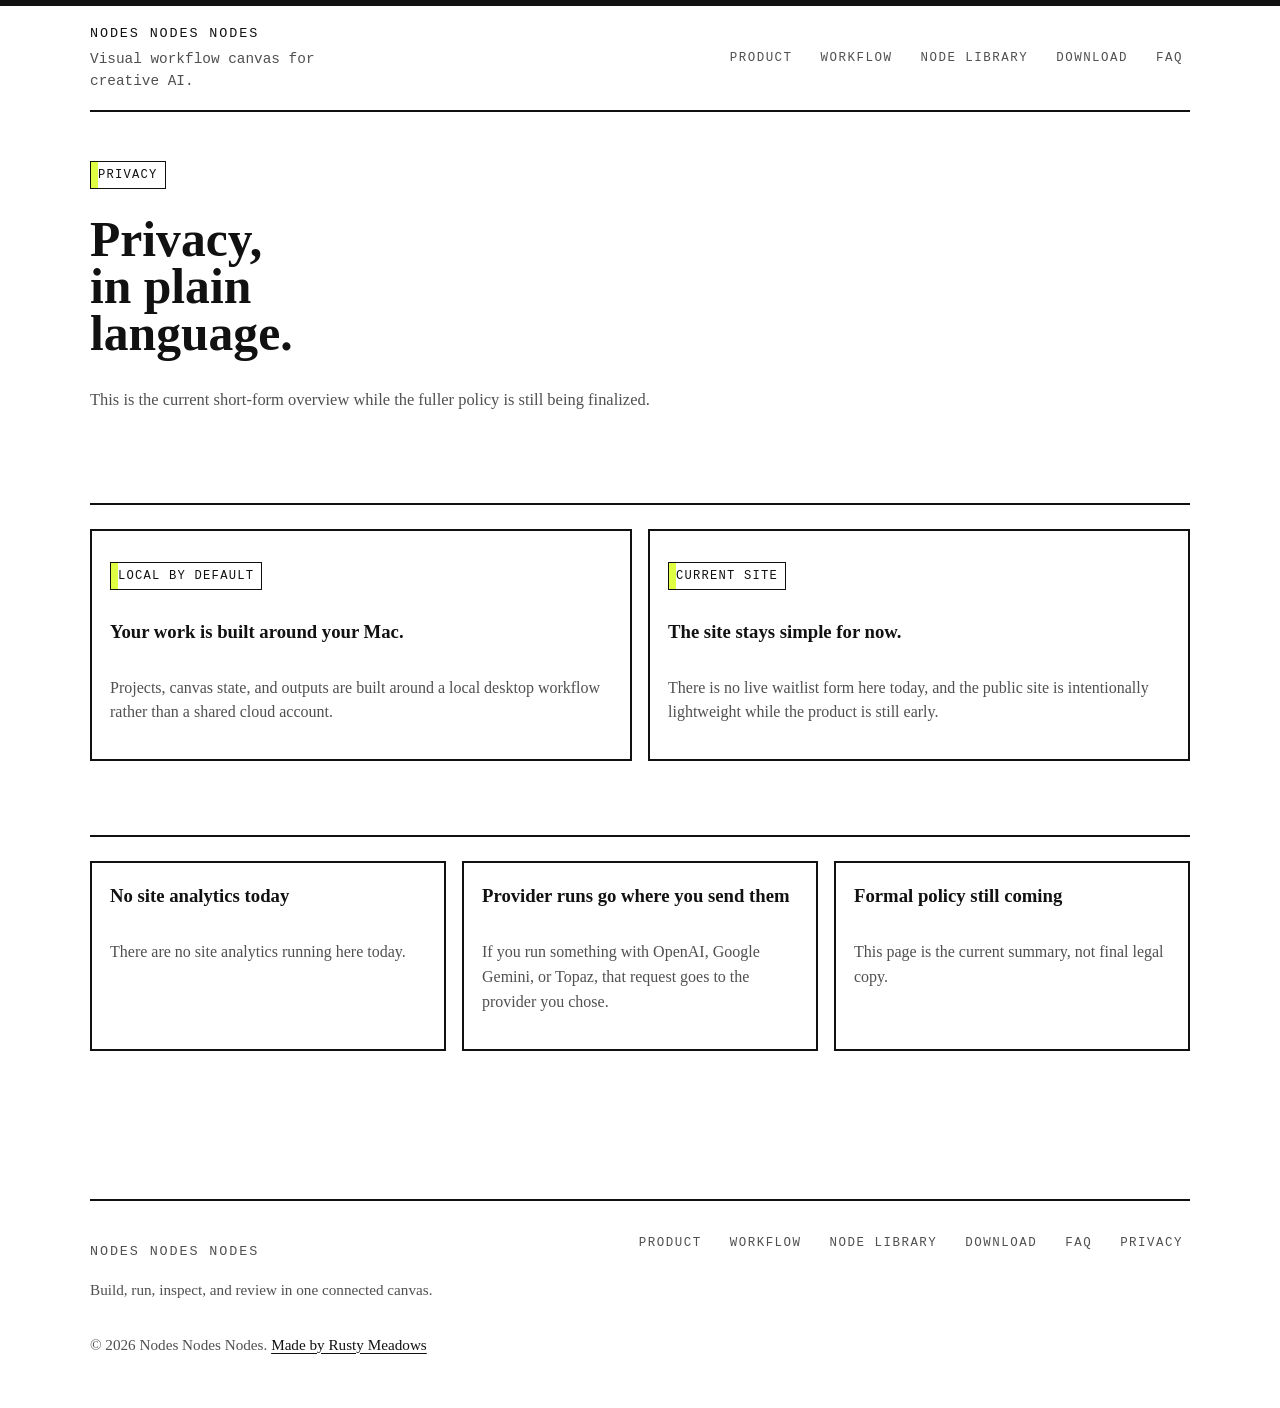
<file: privacy/index.html>
<!DOCTYPE html>
<html lang="en">
  <head>
    <meta charset="utf-8" />
    <meta name="viewport" content="width=device-width, initial-scale=1" />
    <title>Privacy | Nodes Nodes Nodes</title>
    <meta
      name="description"
      content="The current plain-language privacy overview for the Nodes Nodes Nodes site and product."
    />
    <meta name="theme-color" content="#ffffff" />
    <link rel="canonical" href="https://nodesnodesnodes.com/privacy/" />
    <meta property="og:type" content="website" />
    <meta property="og:title" content="Privacy | Nodes Nodes Nodes" />
    <meta
      property="og:description"
      content="The current short-form privacy overview while fuller policy language is still being finalized."
    />
    <meta property="og:url" content="https://nodesnodesnodes.com/privacy/" />
    <meta property="og:image" content="https://nodesnodesnodes.com/assets/og-card.png" />
    <meta property="og:image:alt" content="Nodes Nodes Nodes marketing card." />
    <meta name="twitter:card" content="summary_large_image" />
    <meta name="twitter:title" content="Privacy | Nodes Nodes Nodes" />
    <meta
      name="twitter:description"
      content="A plain-language privacy overview for the current site and product."
    />
    <meta name="twitter:image" content="https://nodesnodesnodes.com/assets/og-card.png" />
    <meta name="twitter:image:alt" content="Nodes Nodes Nodes marketing card." />
    <link rel="icon" href="/assets/apple-touch-icon.png" type="image/png" />
    <link rel="apple-touch-icon" href="/assets/apple-touch-icon.png" />
    <link rel="icon" href="/assets/favicon.svg" type="image/svg+xml" />
    <link rel="stylesheet" href="/styles/site.css" />
  </head>
  <body>
    <a class="skip-link" href="#main">Skip to content</a>
    <div class="site-shell">
      <header class="site-header">
        <a class="wordmark" href="/" aria-label="Nodes Nodes Nodes home">
          <span class="wordmark-title">Nodes Nodes Nodes</span>
          <span class="wordmark-subtitle">Visual workflow canvas for creative AI.</span>
        </a>
        <nav class="site-nav" aria-label="Primary">
          <a href="/product/">Product</a>
          <a href="/workflow/">Workflow</a>
          <a href="/node-library/">Node Library</a>
          <a href="/download/">Download</a>
          <a href="/faq/">FAQ</a>
        </nav>
      </header>

      <main id="main">
        <section class="page-hero">
          <div class="hero-copy">
            <p class="eyebrow">Privacy</p>
            <h1 class="display-title">Privacy, in plain language.</h1>
            <p class="route-intro">
              This is the current short-form overview while the fuller policy is still being finalized.
            </p>
          </div>
        </section>

        <section class="page-section">
          <div class="two-column equal-height-grid">
            <article class="policy-card">
              <p class="badge">Local by default</p>
              <h3>Your work is built around your Mac.</h3>
              <p>Projects, canvas state, and outputs are built around a local desktop workflow rather than a shared cloud account.</p>
            </article>
            <article class="policy-card">
              <p class="badge">Current site</p>
              <h3>The site stays simple for now.</h3>
              <p>There is no live waitlist form here today, and the public site is intentionally lightweight while the product is still early.</p>
            </article>
          </div>
        </section>

        <section class="page-section">
          <div class="three-column equal-height-grid">
            <article class="card">
              <h3>No site analytics today</h3>
              <p>There are no site analytics running here today.</p>
            </article>
            <article class="card">
              <h3>Provider runs go where you send them</h3>
              <p>If you run something with OpenAI, Google Gemini, or Topaz, that request goes to the provider you chose.</p>
            </article>
            <article class="card">
              <h3>Formal policy still coming</h3>
              <p>This page is the current summary, not final legal copy.</p>
            </article>
          </div>
        </section>
      </main>

      <footer class="site-footer">
        <div class="footer-top">
          <div>
            <p class="wordmark-title">Nodes Nodes Nodes</p>
            <p class="footer-meta">Build, run, inspect, and review in one connected canvas.</p>
          </div>
          <nav class="footer-links" aria-label="Footer">
            <a href="/product/">Product</a>
            <a href="/workflow/">Workflow</a>
            <a href="/node-library/">Node Library</a>
            <a href="/download/">Download</a>
            <a href="/faq/">FAQ</a>
            <a href="/privacy/">Privacy</a>
          </nav>
        </div>
        <p class="footer-meta">&copy; 2026 Nodes Nodes Nodes. <a href="https://rustymeadows.com">Made by Rusty Meadows</a></p>
      </footer>
    </div>
  </body>
</html>
</file>
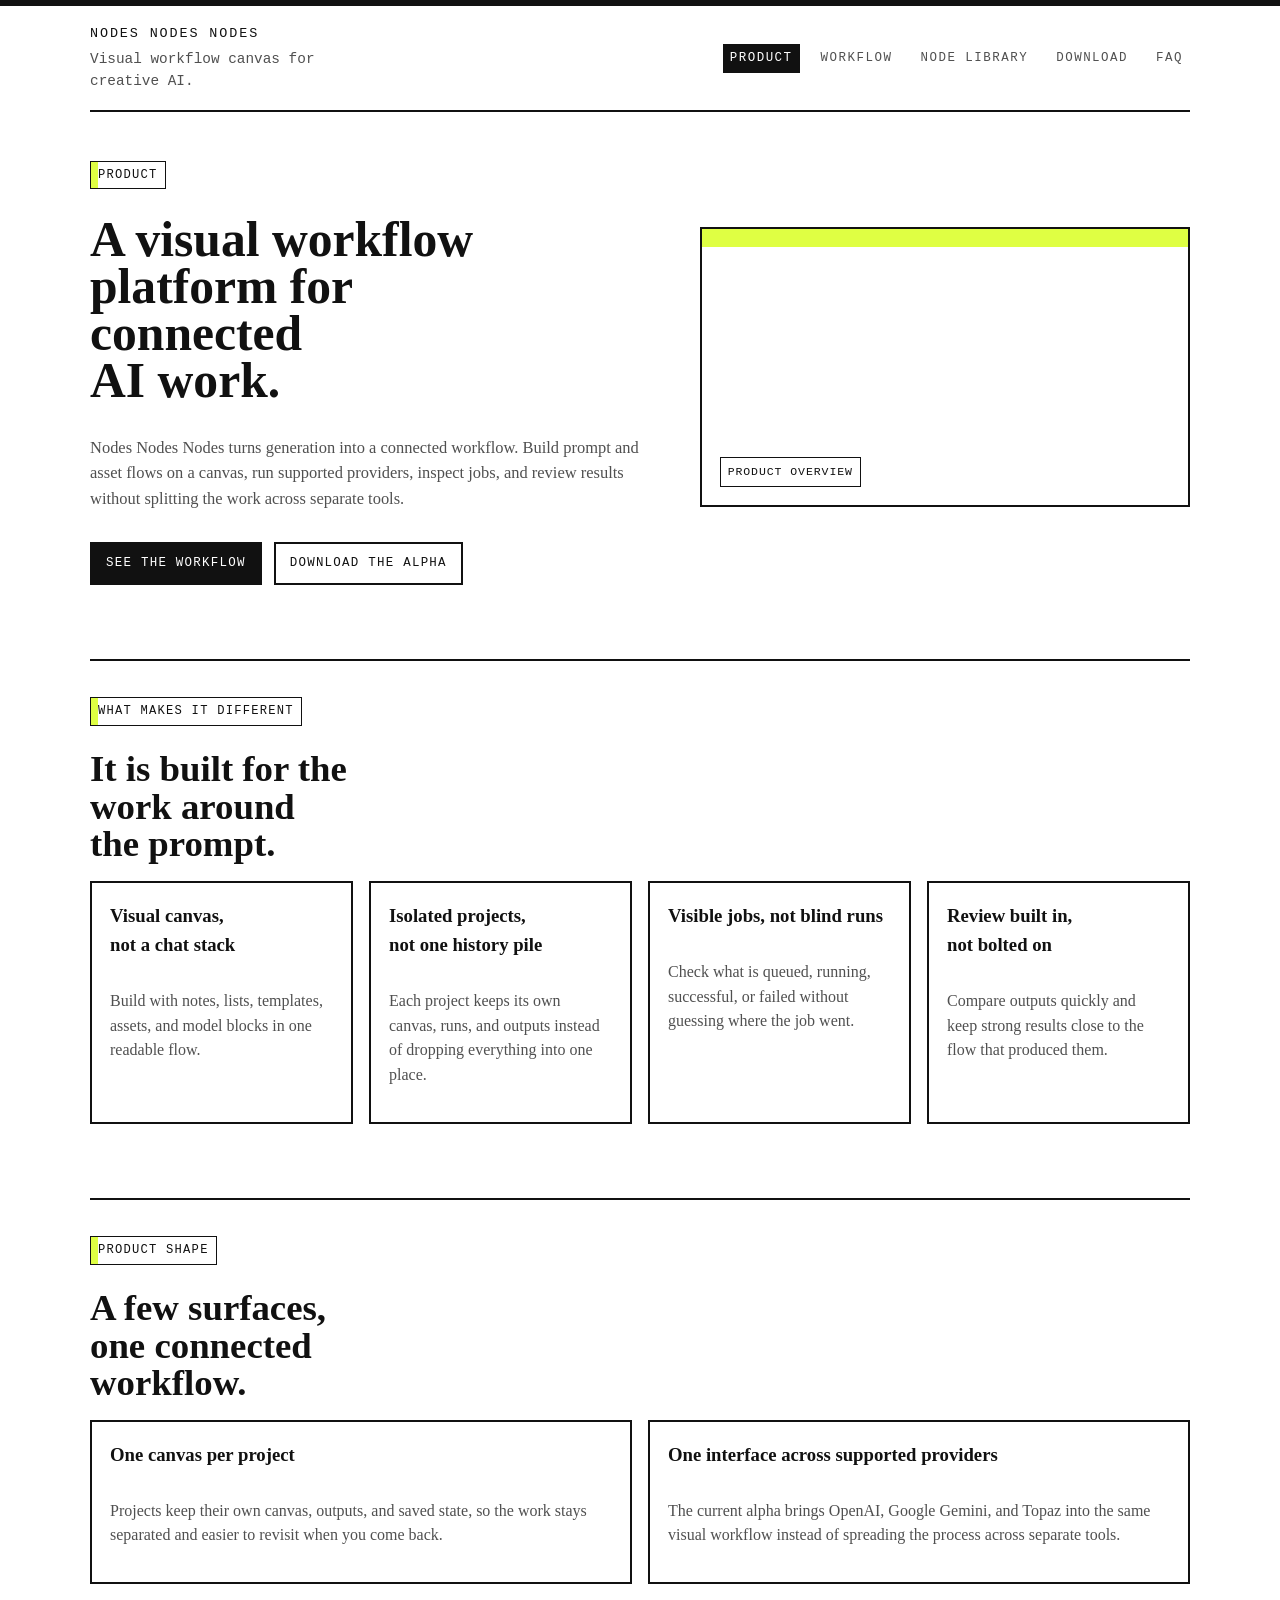
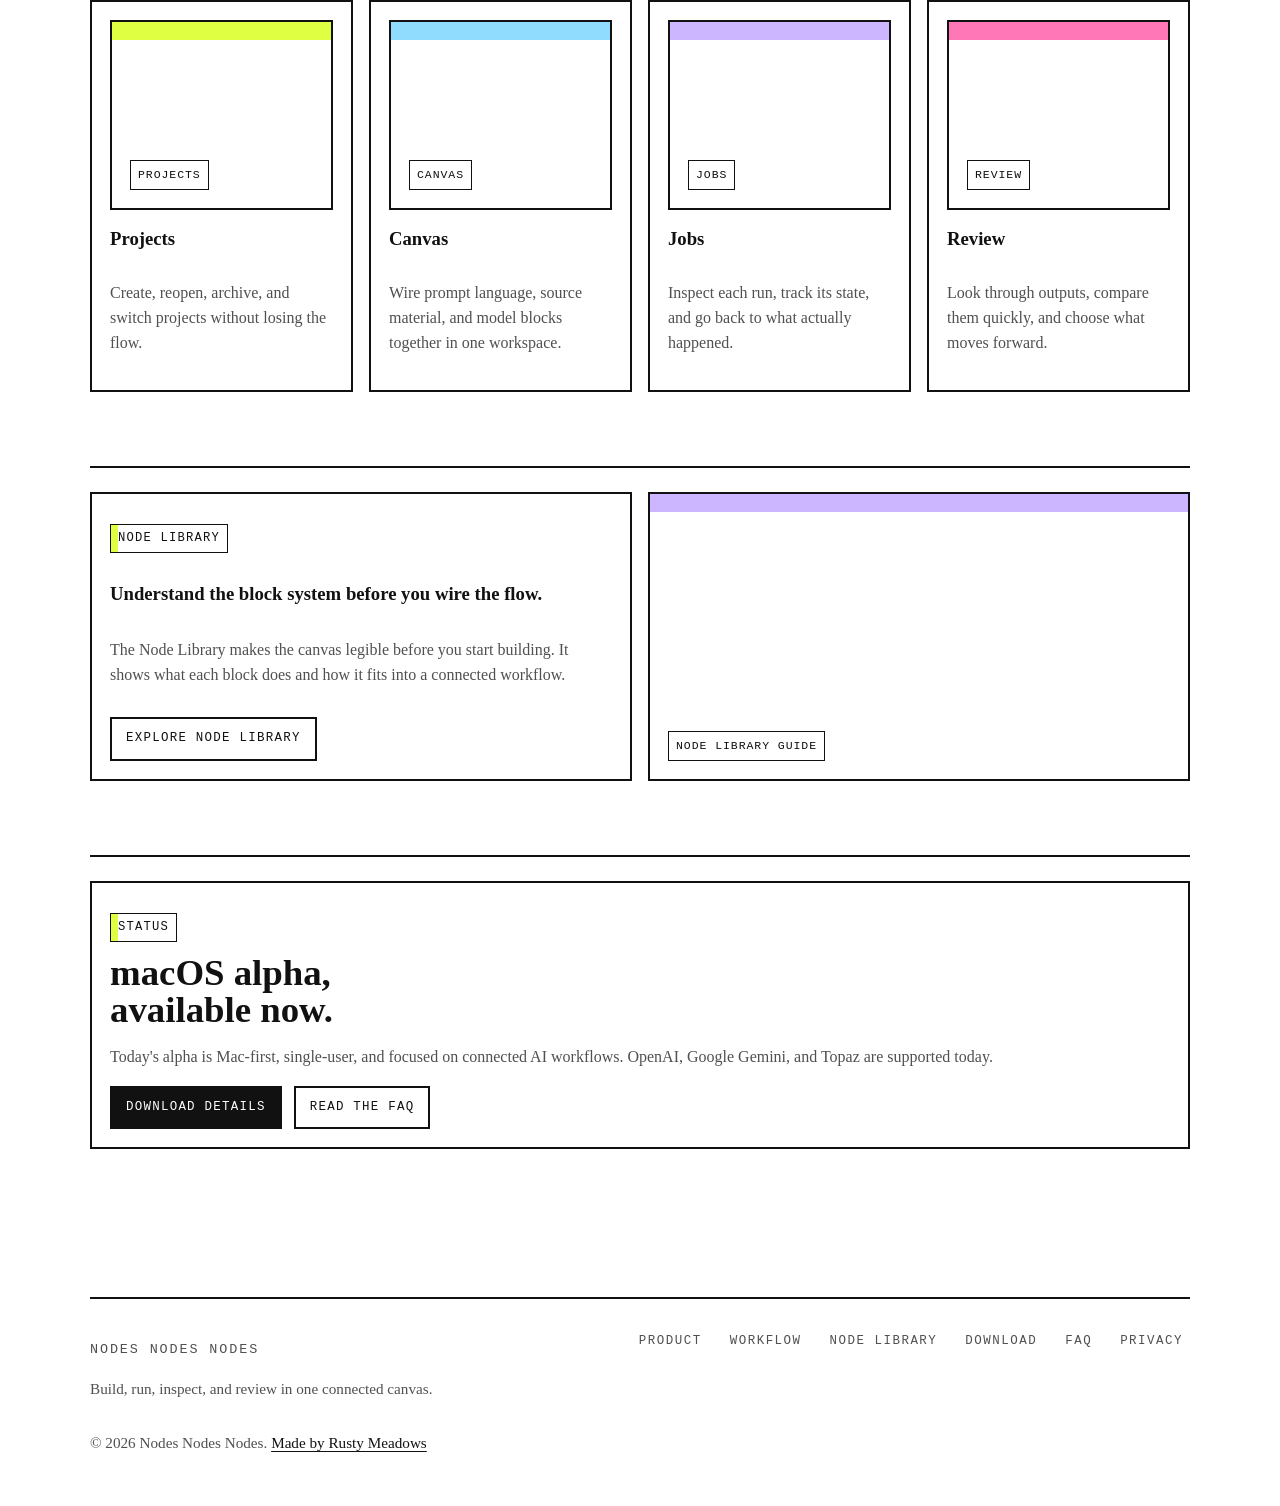
<file: product/index.html>
<!DOCTYPE html>
<html lang="en">
  <head>
    <meta charset="utf-8" />
    <meta name="viewport" content="width=device-width, initial-scale=1" />
    <title>Product | Nodes Nodes Nodes</title>
    <meta
      name="description"
      content="See how Nodes Nodes Nodes turns creative AI work into a connected visual workflow."
    />
    <meta name="theme-color" content="#ffffff" />
    <link rel="canonical" href="https://nodesnodesnodes.com/product/" />
    <meta property="og:type" content="website" />
    <meta property="og:title" content="Product | Nodes Nodes Nodes" />
    <meta
      property="og:description"
      content="A closer look at the visual workflow canvas for connected AI runs and review."
    />
    <meta property="og:url" content="https://nodesnodesnodes.com/product/" />
    <meta property="og:image" content="https://nodesnodesnodes.com/assets/og-card.png" />
    <meta property="og:image:alt" content="Nodes Nodes Nodes marketing card." />
    <meta name="twitter:card" content="summary_large_image" />
    <meta name="twitter:title" content="Product | Nodes Nodes Nodes" />
    <meta
      name="twitter:description"
      content="A visual workflow platform for building, running, inspecting, and reviewing AI work."
    />
    <meta name="twitter:image" content="https://nodesnodesnodes.com/assets/og-card.png" />
    <meta name="twitter:image:alt" content="Nodes Nodes Nodes marketing card." />
    <link rel="icon" href="/assets/apple-touch-icon.png" type="image/png" />
    <link rel="apple-touch-icon" href="/assets/apple-touch-icon.png" />
    <link rel="icon" href="/assets/favicon.svg" type="image/svg+xml" />
    <link rel="stylesheet" href="/styles/site.css" />
  </head>
  <body>
    <a class="skip-link" href="#main">Skip to content</a>
    <div class="site-shell">
      <header class="site-header">
        <a class="wordmark" href="/" aria-label="Nodes Nodes Nodes home">
          <span class="wordmark-title">Nodes Nodes Nodes</span>
          <span class="wordmark-subtitle">Visual workflow canvas for creative AI.</span>
        </a>
        <nav class="site-nav" aria-label="Primary">
          <a href="/product/" aria-current="page">Product</a>
          <a href="/workflow/">Workflow</a>
          <a href="/node-library/">Node Library</a>
          <a href="/download/">Download</a>
          <a href="/faq/">FAQ</a>
        </nav>
      </header>

      <main id="main">
        <section class="page-hero">
          <div class="hero-grid">
            <div class="hero-copy">
              <p class="eyebrow">Product</p>
              <h1 class="display-title product-title">A visual workflow platform for connected AI work.</h1>
              <p class="route-intro">
                Nodes Nodes Nodes turns generation into a connected workflow. Build prompt and asset flows on a canvas,
                run supported providers, inspect jobs, and review results without splitting the work across separate tools.
              </p>
              <div class="button-row">
                <a class="button" href="/workflow/">See the workflow</a>
                <a class="button secondary" href="/download/">Download the alpha</a>
              </div>
            </div>
            <div class="placeholder one tall"><span>Product overview</span></div>
          </div>
        </section>

        <section class="page-section">
          <div class="section-head">
            <p class="section-label">What makes it different</p>
            <h2 class="section-title">It is built for the work around the prompt.</h2>
          </div>
          <div class="four-column equal-height-grid">
            <article class="card">
              <h3>Visual canvas, not a chat stack</h3>
              <p>Build with notes, lists, templates, assets, and model blocks in one readable flow.</p>
            </article>
            <article class="card">
              <h3>Isolated projects, not one history pile</h3>
              <p>Each project keeps its own canvas, runs, and outputs instead of dropping everything into one place.</p>
            </article>
            <article class="card">
              <h3>Visible jobs, not blind runs</h3>
              <p>Check what is queued, running, successful, or failed without guessing where the job went.</p>
            </article>
            <article class="card">
              <h3>Review built in, not bolted on</h3>
              <p>Compare outputs quickly and keep strong results close to the flow that produced them.</p>
            </article>
          </div>
        </section>

        <section class="page-section">
          <div class="section-head">
            <p class="section-label">Product shape</p>
            <h2 class="section-title">A few surfaces, one connected workflow.</h2>
          </div>
          <div class="two-column equal-height-grid product-shape-grid">
            <article class="detail-card">
              <h3>One canvas per project</h3>
              <p>
                Projects keep their own canvas, outputs, and saved state, so the work stays separated and easier to
                revisit when you come back.
              </p>
            </article>
            <article class="detail-card">
              <h3>One interface across supported providers</h3>
              <p>
                The current alpha brings OpenAI, Google Gemini, and Topaz into the same visual workflow instead of
                spreading the process across separate tools.
              </p>
            </article>
          </div>
          <div class="four-column equal-height-grid product-surface-grid">
            <article class="surface-card">
              <div class="placeholder one"><span>Projects</span></div>
              <div class="stack">
                <h3>Projects</h3>
                <p>Create, reopen, archive, and switch projects without losing the flow.</p>
              </div>
            </article>
            <article class="surface-card">
              <div class="placeholder two"><span>Canvas</span></div>
              <div class="stack">
                <h3>Canvas</h3>
                <p>Wire prompt language, source material, and model blocks together in one workspace.</p>
              </div>
            </article>
            <article class="surface-card">
              <div class="placeholder three"><span>Jobs</span></div>
              <div class="stack">
                <h3>Jobs</h3>
                <p>Inspect each run, track its state, and go back to what actually happened.</p>
              </div>
            </article>
            <article class="surface-card">
              <div class="placeholder four"><span>Review</span></div>
              <div class="stack">
                <h3>Review</h3>
                <p>Look through outputs, compare them quickly, and choose what moves forward.</p>
              </div>
            </article>
          </div>
        </section>

        <section class="page-section">
          <div class="two-column equal-height-grid">
            <article class="detail-card">
              <p class="badge">Node Library</p>
              <h3>Understand the block system before you wire the flow.</h3>
              <p>
                The Node Library makes the canvas legible before you start building. It shows what each block does and
                how it fits into a connected workflow.
              </p>
              <div class="button-row">
                <a class="button secondary" href="/node-library/">Explore Node Library</a>
              </div>
            </article>
            <div class="placeholder three tall"><span>Node Library guide</span></div>
          </div>
        </section>

        <section class="page-section">
          <article class="download-card">
            <p class="badge">Status</p>
            <h2 class="section-title">macOS alpha, available now.</h2>
            <p>
              Today&apos;s alpha is Mac-first, single-user, and focused on connected AI workflows. OpenAI, Google Gemini,
              and Topaz are supported today.
            </p>
            <div class="button-row">
              <a class="button" href="/download/">Download details</a>
              <a class="button secondary" href="/faq/">Read the FAQ</a>
            </div>
          </article>
        </section>
      </main>

      <footer class="site-footer">
        <div class="footer-top">
          <div>
            <p class="wordmark-title">Nodes Nodes Nodes</p>
            <p class="footer-meta">Build, run, inspect, and review in one connected canvas.</p>
          </div>
          <nav class="footer-links" aria-label="Footer">
            <a href="/product/">Product</a>
            <a href="/workflow/">Workflow</a>
            <a href="/node-library/">Node Library</a>
            <a href="/download/">Download</a>
            <a href="/faq/">FAQ</a>
            <a href="/privacy/">Privacy</a>
          </nav>
        </div>
        <p class="footer-meta">&copy; 2026 Nodes Nodes Nodes. <a href="https://rustymeadows.com">Made by Rusty Meadows</a></p>
      </footer>
    </div>
  </body>
</html>
</file>
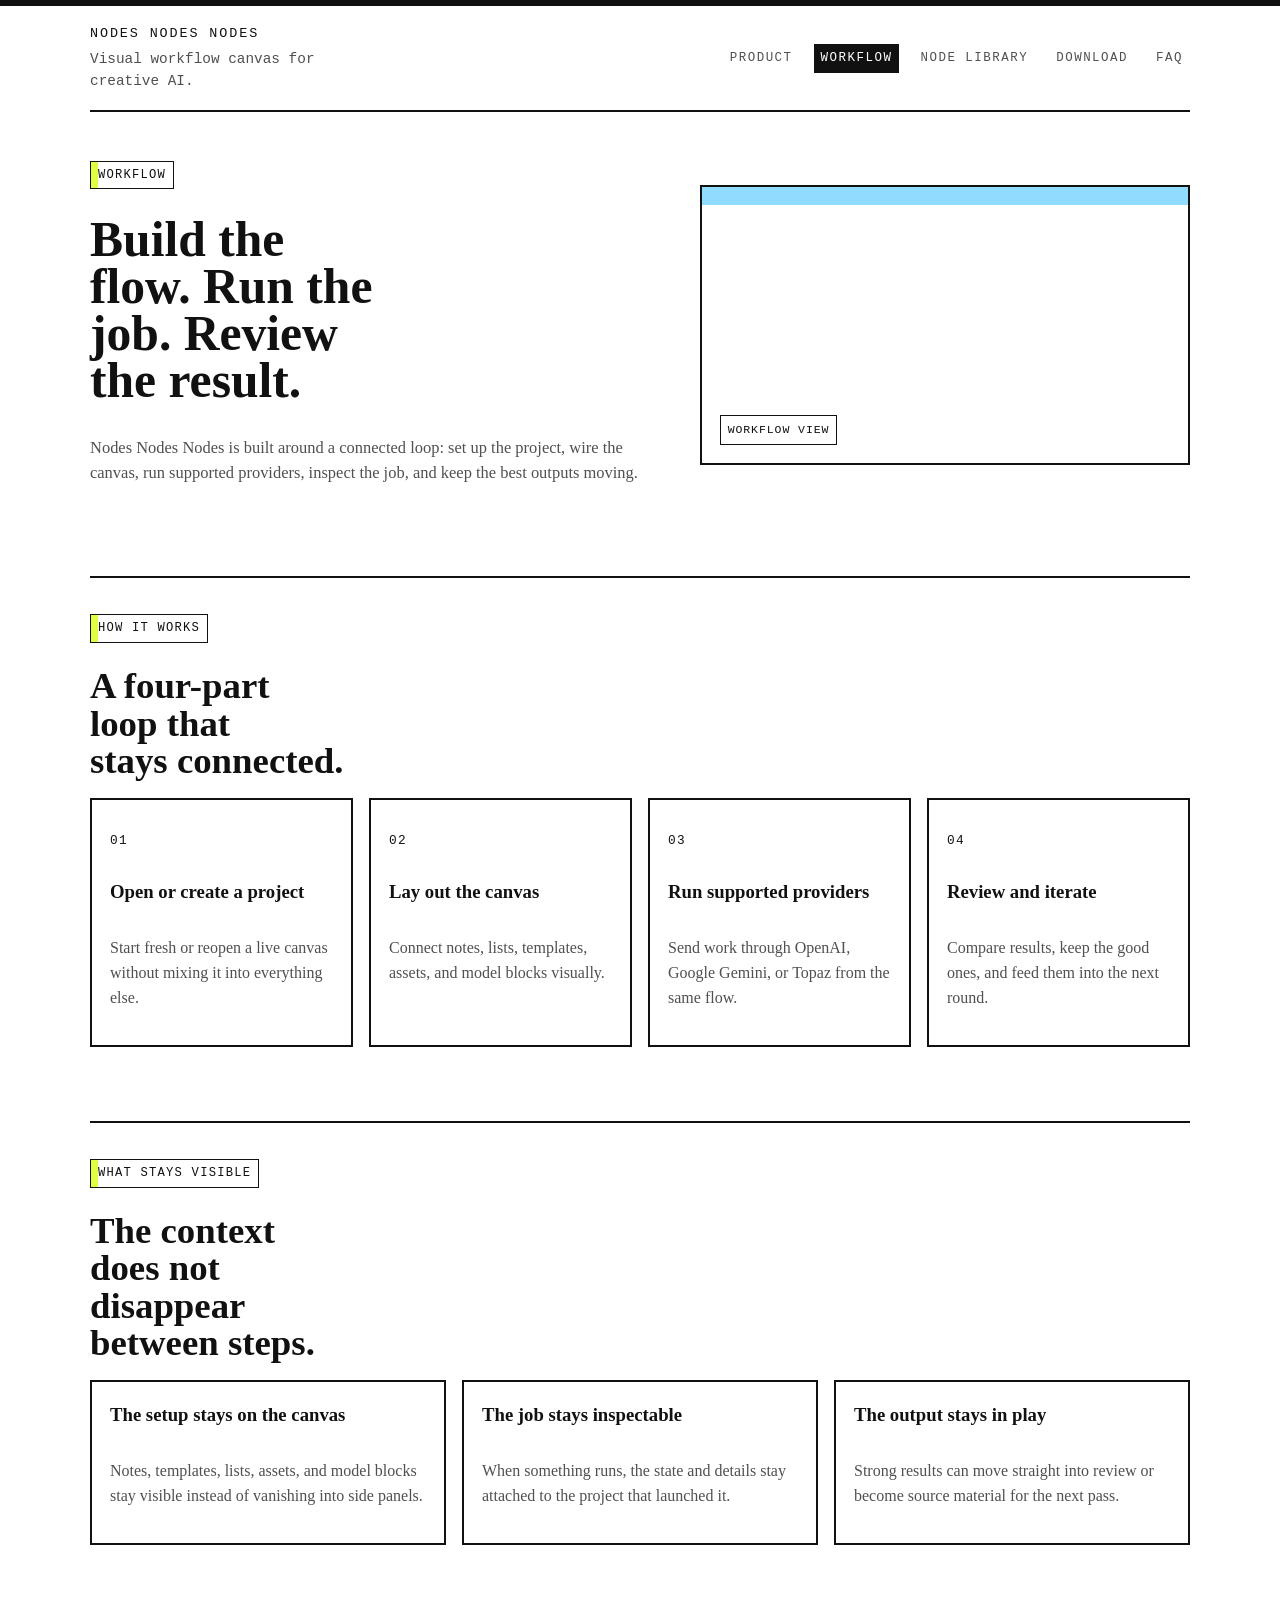
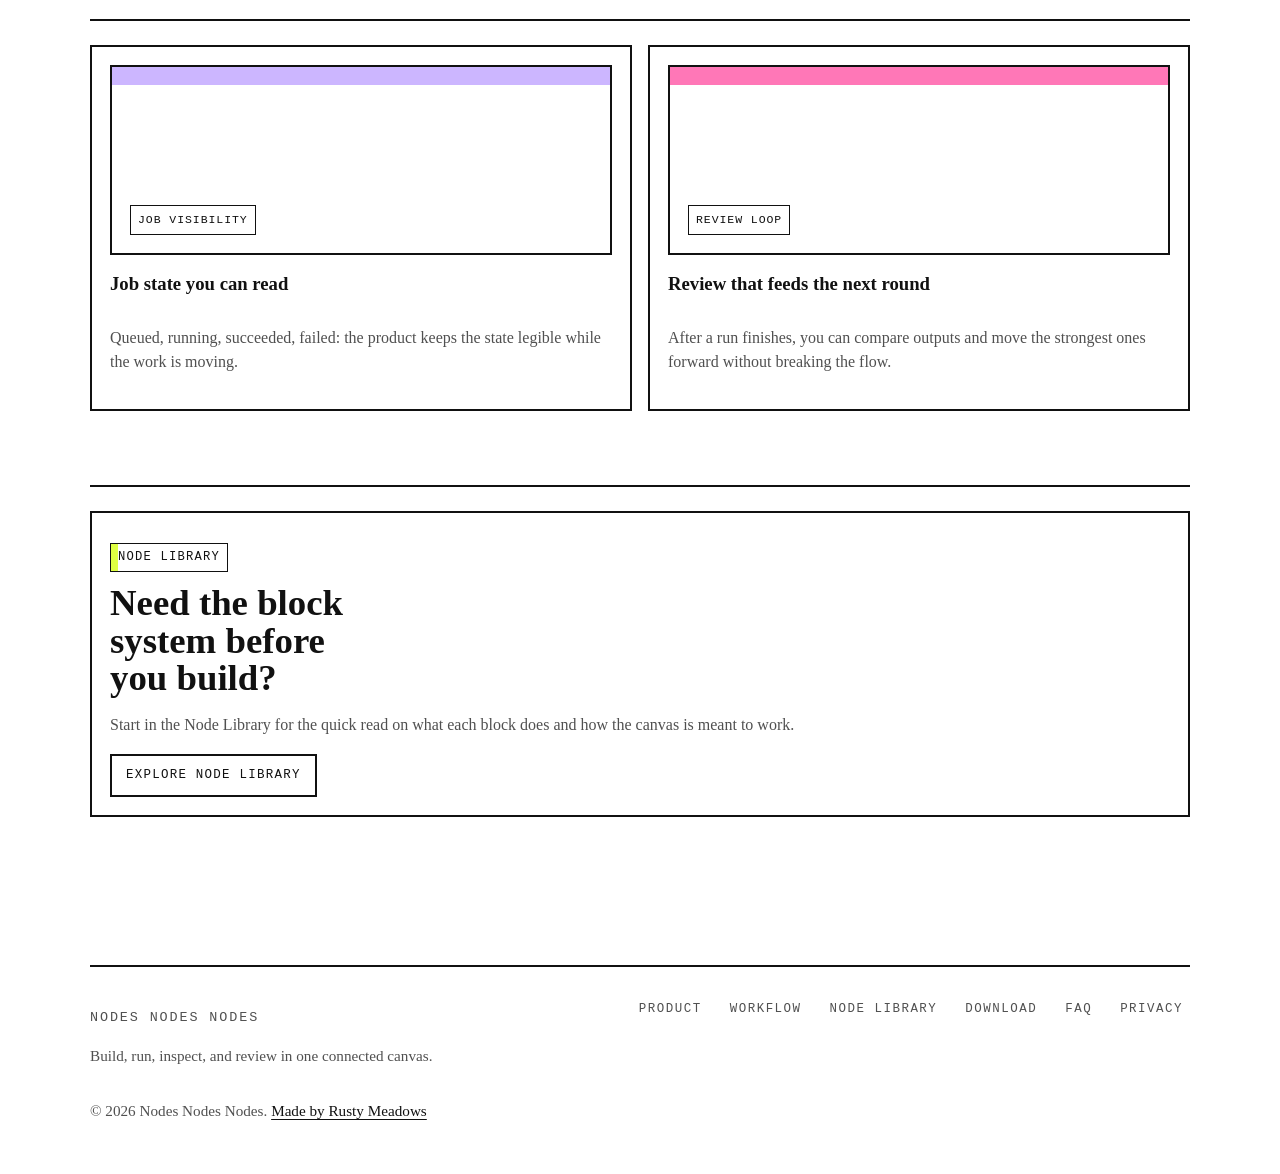
<file: workflow/index.html>
<!DOCTYPE html>
<html lang="en">
  <head>
    <meta charset="utf-8" />
    <meta name="viewport" content="width=device-width, initial-scale=1" />
    <title>Workflow | Nodes Nodes Nodes</title>
    <meta
      name="description"
      content="See how a project moves from setup to runs to review in Nodes Nodes Nodes."
    />
    <meta name="theme-color" content="#ffffff" />
    <link rel="canonical" href="https://nodesnodesnodes.com/workflow/" />
    <meta property="og:type" content="website" />
    <meta property="og:title" content="Workflow | Nodes Nodes Nodes" />
    <meta
      property="og:description"
      content="See the connected loop from project setup to runs, inspection, and review."
    />
    <meta property="og:url" content="https://nodesnodesnodes.com/workflow/" />
    <meta property="og:image" content="https://nodesnodesnodes.com/assets/og-card.png" />
    <meta property="og:image:alt" content="Nodes Nodes Nodes marketing card." />
    <meta name="twitter:card" content="summary_large_image" />
    <meta name="twitter:title" content="Workflow | Nodes Nodes Nodes" />
    <meta
      name="twitter:description"
      content="Build the flow, run the job, inspect the result, and keep the best outputs moving."
    />
    <meta name="twitter:image" content="https://nodesnodesnodes.com/assets/og-card.png" />
    <meta name="twitter:image:alt" content="Nodes Nodes Nodes marketing card." />
    <link rel="icon" href="/assets/apple-touch-icon.png" type="image/png" />
    <link rel="apple-touch-icon" href="/assets/apple-touch-icon.png" />
    <link rel="icon" href="/assets/favicon.svg" type="image/svg+xml" />
    <link rel="stylesheet" href="/styles/site.css" />
  </head>
  <body>
    <a class="skip-link" href="#main">Skip to content</a>
    <div class="site-shell">
      <header class="site-header">
        <a class="wordmark" href="/" aria-label="Nodes Nodes Nodes home">
          <span class="wordmark-title">Nodes Nodes Nodes</span>
          <span class="wordmark-subtitle">Visual workflow canvas for creative AI.</span>
        </a>
        <nav class="site-nav" aria-label="Primary">
          <a href="/product/">Product</a>
          <a href="/workflow/" aria-current="page">Workflow</a>
          <a href="/node-library/">Node Library</a>
          <a href="/download/">Download</a>
          <a href="/faq/">FAQ</a>
        </nav>
      </header>

      <main id="main">
        <section class="page-hero">
          <div class="hero-grid">
            <div class="hero-copy">
              <p class="eyebrow">Workflow</p>
              <h1 class="display-title">Build the flow. Run the job. Review the result.</h1>
              <p class="route-intro">
                Nodes Nodes Nodes is built around a connected loop: set up the project, wire the canvas, run supported
                providers, inspect the job, and keep the best outputs moving.
              </p>
            </div>
            <div class="placeholder two tall"><span>Workflow view</span></div>
          </div>
        </section>

        <section class="page-section">
          <div class="section-head">
            <p class="section-label">How it works</p>
            <h2 class="section-title">A four-part loop that stays connected.</h2>
          </div>
          <div class="step-grid equal-height-grid">
            <article class="step-card">
              <p class="step-number">01</p>
              <h3>Open or create a project</h3>
              <p>Start fresh or reopen a live canvas without mixing it into everything else.</p>
            </article>
            <article class="step-card">
              <p class="step-number">02</p>
              <h3>Lay out the canvas</h3>
              <p>Connect notes, lists, templates, assets, and model blocks visually.</p>
            </article>
            <article class="step-card">
              <p class="step-number">03</p>
              <h3>Run supported providers</h3>
              <p>Send work through OpenAI, Google Gemini, or Topaz from the same flow.</p>
            </article>
            <article class="step-card">
              <p class="step-number">04</p>
              <h3>Review and iterate</h3>
              <p>Compare results, keep the good ones, and feed them into the next round.</p>
            </article>
          </div>
        </section>

        <section class="page-section">
          <div class="section-head">
            <p class="section-label">What stays visible</p>
            <h2 class="section-title">The context does not disappear between steps.</h2>
          </div>
          <div class="three-column equal-height-grid">
            <article class="card">
              <h3>The setup stays on the canvas</h3>
              <p>Notes, templates, lists, assets, and model blocks stay visible instead of vanishing into side panels.</p>
            </article>
            <article class="card">
              <h3>The job stays inspectable</h3>
              <p>When something runs, the state and details stay attached to the project that launched it.</p>
            </article>
            <article class="card">
              <h3>The output stays in play</h3>
              <p>Strong results can move straight into review or become source material for the next pass.</p>
            </article>
          </div>
        </section>

        <section class="page-section">
          <div class="two-column equal-height-grid">
            <article class="surface-card">
              <div class="placeholder three"><span>Job visibility</span></div>
              <div class="stack">
                <h3>Job state you can read</h3>
                <p>Queued, running, succeeded, failed: the product keeps the state legible while the work is moving.</p>
              </div>
            </article>
            <article class="surface-card">
              <div class="placeholder four"><span>Review loop</span></div>
              <div class="stack">
                <h3>Review that feeds the next round</h3>
                <p>After a run finishes, you can compare outputs and move the strongest ones forward without breaking the flow.</p>
              </div>
            </article>
          </div>
        </section>

        <section class="page-section">
          <article class="detail-card">
            <p class="badge">Node Library</p>
            <h2 class="section-title">Need the block system before you build?</h2>
            <p>
              Start in the Node Library for the quick read on what each block does and how the canvas is meant to work.
            </p>
            <div class="button-row">
              <a class="button secondary" href="/node-library/">Explore Node Library</a>
            </div>
          </article>
        </section>
      </main>

      <footer class="site-footer">
        <div class="footer-top">
          <div>
            <p class="wordmark-title">Nodes Nodes Nodes</p>
            <p class="footer-meta">Build, run, inspect, and review in one connected canvas.</p>
          </div>
          <nav class="footer-links" aria-label="Footer">
            <a href="/product/">Product</a>
            <a href="/workflow/">Workflow</a>
            <a href="/node-library/">Node Library</a>
            <a href="/download/">Download</a>
            <a href="/faq/">FAQ</a>
            <a href="/privacy/">Privacy</a>
          </nav>
        </div>
        <p class="footer-meta">&copy; 2026 Nodes Nodes Nodes. <a href="https://rustymeadows.com">Made by Rusty Meadows</a></p>
      </footer>
    </div>
  </body>
</html>
</file>
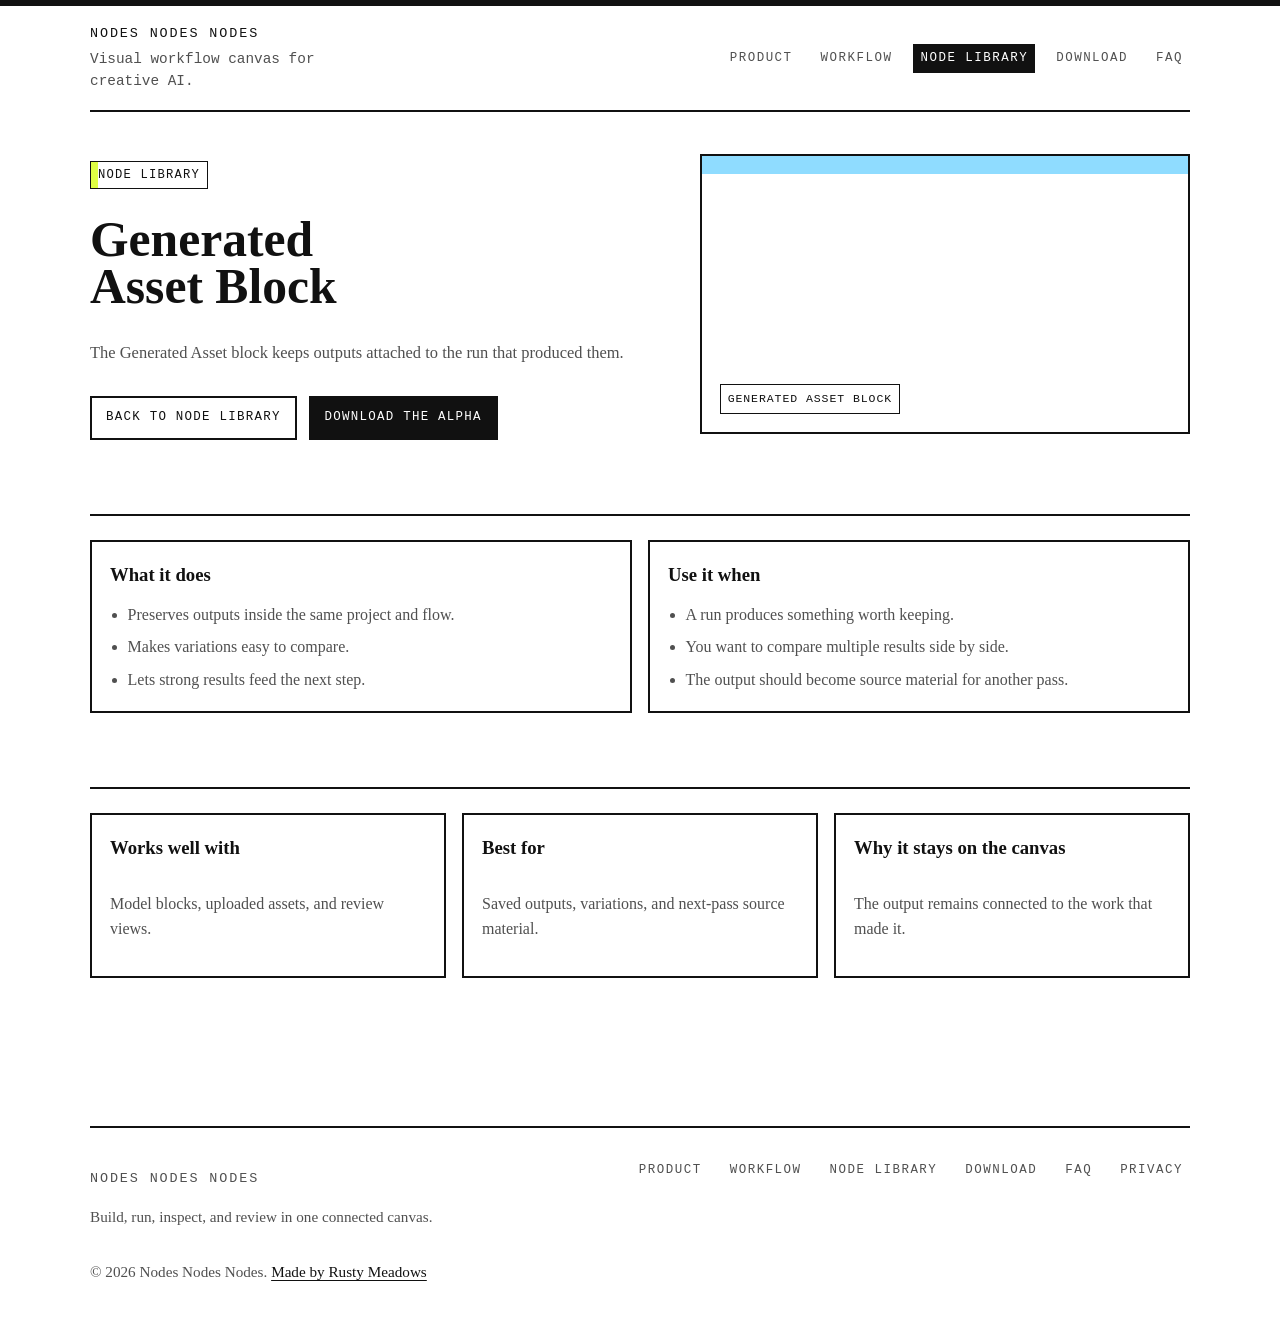
<file: node-library/generated-asset/index.html>
<!DOCTYPE html>
<html lang="en">
  <head>
    <meta charset="utf-8" />
    <meta name="viewport" content="width=device-width, initial-scale=1" />
    <title>Generated Asset Block | Node Library | Nodes Nodes Nodes</title>
    <meta
      name="description"
      content="Learn what the Generated Asset block does on the Nodes Nodes Nodes canvas."
    />
    <meta name="theme-color" content="#ffffff" />
    <link rel="canonical" href="https://nodesnodesnodes.com/node-library/generated-asset/" />
    <meta property="og:type" content="website" />
    <meta property="og:title" content="Generated Asset Block | Node Library | Nodes Nodes Nodes" />
    <meta property="og:description" content="Learn what the Generated Asset block does on the canvas." />
    <meta property="og:url" content="https://nodesnodesnodes.com/node-library/generated-asset/" />
    <meta property="og:image" content="https://nodesnodesnodes.com/assets/og-card.png" />
    <meta property="og:image:alt" content="Nodes Nodes Nodes marketing card." />
    <meta name="twitter:card" content="summary_large_image" />
    <meta name="twitter:title" content="Generated Asset Block | Node Library | Nodes Nodes Nodes" />
    <meta name="twitter:description" content="Learn what the Generated Asset block does on the canvas." />
    <meta name="twitter:image" content="https://nodesnodesnodes.com/assets/og-card.png" />
    <meta name="twitter:image:alt" content="Nodes Nodes Nodes marketing card." />
    <link rel="icon" href="/assets/apple-touch-icon.png" type="image/png" />
    <link rel="apple-touch-icon" href="/assets/apple-touch-icon.png" />
    <link rel="icon" href="/assets/favicon.svg" type="image/svg+xml" />
    <link rel="stylesheet" href="/styles/site.css" />
  </head>
  <body>
    <a class="skip-link" href="#main">Skip to content</a>
    <div class="site-shell">
      <header class="site-header">
        <a class="wordmark" href="/" aria-label="Nodes Nodes Nodes home">
          <span class="wordmark-title">Nodes Nodes Nodes</span>
          <span class="wordmark-subtitle">Visual workflow canvas for creative AI.</span>
        </a>
        <nav class="site-nav" aria-label="Primary">
          <a href="/product/">Product</a>
          <a href="/workflow/">Workflow</a>
          <a href="/node-library/" aria-current="page">Node Library</a>
          <a href="/download/">Download</a>
          <a href="/faq/">FAQ</a>
        </nav>
      </header>

      <main id="main">
        <section class="page-hero">
          <div class="hero-grid">
            <div class="hero-copy">
              <p class="eyebrow">Node Library</p>
              <h1 class="display-title">Generated Asset Block</h1>
              <p class="route-intro">
                The Generated Asset block keeps outputs attached to the run that produced them.
              </p>
              <div class="button-row">
                <a class="button secondary" href="/node-library/">Back to Node Library</a>
                <a class="button" href="/download/">Download the alpha</a>
              </div>
            </div>
            <div class="placeholder two tall"><span>Generated Asset Block</span></div>
          </div>
        </section>

        <section class="page-section">
          <div class="detail-grid equal-height-grid">
            <article class="detail-card">
              <h3>What it does</h3>
              <ul class="list-plain">
                <li>Preserves outputs inside the same project and flow.</li>
                <li>Makes variations easy to compare.</li>
                <li>Lets strong results feed the next step.</li>
              </ul>
            </article>
            <article class="detail-card">
              <h3>Use it when</h3>
              <ul class="list-plain">
                <li>A run produces something worth keeping.</li>
                <li>You want to compare multiple results side by side.</li>
                <li>The output should become source material for another pass.</li>
              </ul>
            </article>
          </div>
        </section>

        <section class="page-section">
          <div class="three-column equal-height-grid">
            <article class="card">
              <h3>Works well with</h3>
              <p>Model blocks, uploaded assets, and review views.</p>
            </article>
            <article class="card">
              <h3>Best for</h3>
              <p>Saved outputs, variations, and next-pass source material.</p>
            </article>
            <article class="card">
              <h3>Why it stays on the canvas</h3>
              <p>The output remains connected to the work that made it.</p>
            </article>
          </div>
        </section>
      </main>

      <footer class="site-footer">
        <div class="footer-top">
          <div>
            <p class="wordmark-title">Nodes Nodes Nodes</p>
            <p class="footer-meta">Build, run, inspect, and review in one connected canvas.</p>
          </div>
          <nav class="footer-links" aria-label="Footer">
            <a href="/product/">Product</a>
            <a href="/workflow/">Workflow</a>
            <a href="/node-library/">Node Library</a>
            <a href="/download/">Download</a>
            <a href="/faq/">FAQ</a>
            <a href="/privacy/">Privacy</a>
          </nav>
        </div>
        <p class="footer-meta">&copy; 2026 Nodes Nodes Nodes. <a href="https://rustymeadows.com">Made by Rusty Meadows</a></p>
      </footer>
    </div>
  </body>
</html>
</file>
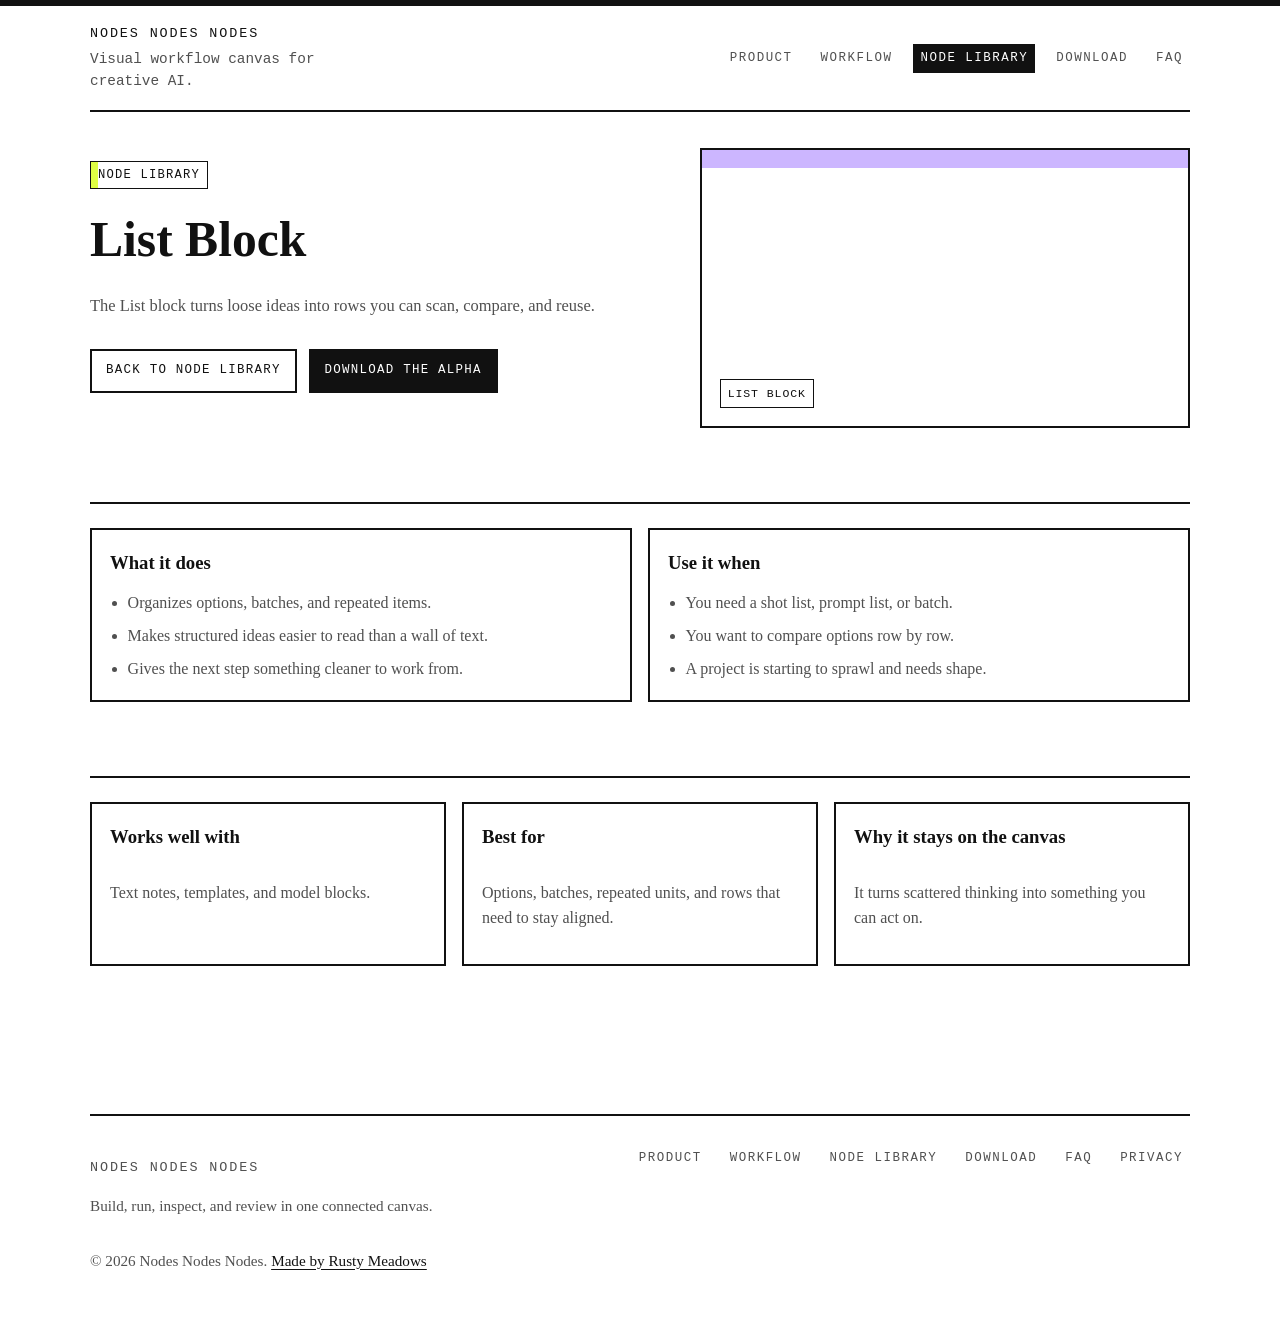
<file: node-library/list/index.html>
<!DOCTYPE html>
<html lang="en">
  <head>
    <meta charset="utf-8" />
    <meta name="viewport" content="width=device-width, initial-scale=1" />
    <title>List Block | Node Library | Nodes Nodes Nodes</title>
    <meta
      name="description"
      content="Learn what the List block does on the Nodes Nodes Nodes canvas."
    />
    <meta name="theme-color" content="#ffffff" />
    <link rel="canonical" href="https://nodesnodesnodes.com/node-library/list/" />
    <meta property="og:type" content="website" />
    <meta property="og:title" content="List Block | Node Library | Nodes Nodes Nodes" />
    <meta property="og:description" content="Learn what the List block does on the canvas." />
    <meta property="og:url" content="https://nodesnodesnodes.com/node-library/list/" />
    <meta property="og:image" content="https://nodesnodesnodes.com/assets/og-card.png" />
    <meta property="og:image:alt" content="Nodes Nodes Nodes marketing card." />
    <meta name="twitter:card" content="summary_large_image" />
    <meta name="twitter:title" content="List Block | Node Library | Nodes Nodes Nodes" />
    <meta name="twitter:description" content="Learn what the List block does on the canvas." />
    <meta name="twitter:image" content="https://nodesnodesnodes.com/assets/og-card.png" />
    <meta name="twitter:image:alt" content="Nodes Nodes Nodes marketing card." />
    <link rel="icon" href="/assets/apple-touch-icon.png" type="image/png" />
    <link rel="apple-touch-icon" href="/assets/apple-touch-icon.png" />
    <link rel="icon" href="/assets/favicon.svg" type="image/svg+xml" />
    <link rel="stylesheet" href="/styles/site.css" />
  </head>
  <body>
    <a class="skip-link" href="#main">Skip to content</a>
    <div class="site-shell">
      <header class="site-header">
        <a class="wordmark" href="/" aria-label="Nodes Nodes Nodes home">
          <span class="wordmark-title">Nodes Nodes Nodes</span>
          <span class="wordmark-subtitle">Visual workflow canvas for creative AI.</span>
        </a>
        <nav class="site-nav" aria-label="Primary">
          <a href="/product/">Product</a>
          <a href="/workflow/">Workflow</a>
          <a href="/node-library/" aria-current="page">Node Library</a>
          <a href="/download/">Download</a>
          <a href="/faq/">FAQ</a>
        </nav>
      </header>

      <main id="main">
        <section class="page-hero">
          <div class="hero-grid">
            <div class="hero-copy">
              <p class="eyebrow">Node Library</p>
              <h1 class="display-title">List Block</h1>
              <p class="route-intro">
                The List block turns loose ideas into rows you can scan, compare, and reuse.
              </p>
              <div class="button-row">
                <a class="button secondary" href="/node-library/">Back to Node Library</a>
                <a class="button" href="/download/">Download the alpha</a>
              </div>
            </div>
            <div class="placeholder three tall"><span>List Block</span></div>
          </div>
        </section>

        <section class="page-section">
          <div class="detail-grid equal-height-grid">
            <article class="detail-card">
              <h3>What it does</h3>
              <ul class="list-plain">
                <li>Organizes options, batches, and repeated items.</li>
                <li>Makes structured ideas easier to read than a wall of text.</li>
                <li>Gives the next step something cleaner to work from.</li>
              </ul>
            </article>
            <article class="detail-card">
              <h3>Use it when</h3>
              <ul class="list-plain">
                <li>You need a shot list, prompt list, or batch.</li>
                <li>You want to compare options row by row.</li>
                <li>A project is starting to sprawl and needs shape.</li>
              </ul>
            </article>
          </div>
        </section>

        <section class="page-section">
          <div class="three-column equal-height-grid">
            <article class="card">
              <h3>Works well with</h3>
              <p>Text notes, templates, and model blocks.</p>
            </article>
            <article class="card">
              <h3>Best for</h3>
              <p>Options, batches, repeated units, and rows that need to stay aligned.</p>
            </article>
            <article class="card">
              <h3>Why it stays on the canvas</h3>
              <p>It turns scattered thinking into something you can act on.</p>
            </article>
          </div>
        </section>
      </main>

      <footer class="site-footer">
        <div class="footer-top">
          <div>
            <p class="wordmark-title">Nodes Nodes Nodes</p>
            <p class="footer-meta">Build, run, inspect, and review in one connected canvas.</p>
          </div>
          <nav class="footer-links" aria-label="Footer">
            <a href="/product/">Product</a>
            <a href="/workflow/">Workflow</a>
            <a href="/node-library/">Node Library</a>
            <a href="/download/">Download</a>
            <a href="/faq/">FAQ</a>
            <a href="/privacy/">Privacy</a>
          </nav>
        </div>
        <p class="footer-meta">&copy; 2026 Nodes Nodes Nodes. <a href="https://rustymeadows.com">Made by Rusty Meadows</a></p>
      </footer>
    </div>
  </body>
</html>
</file>
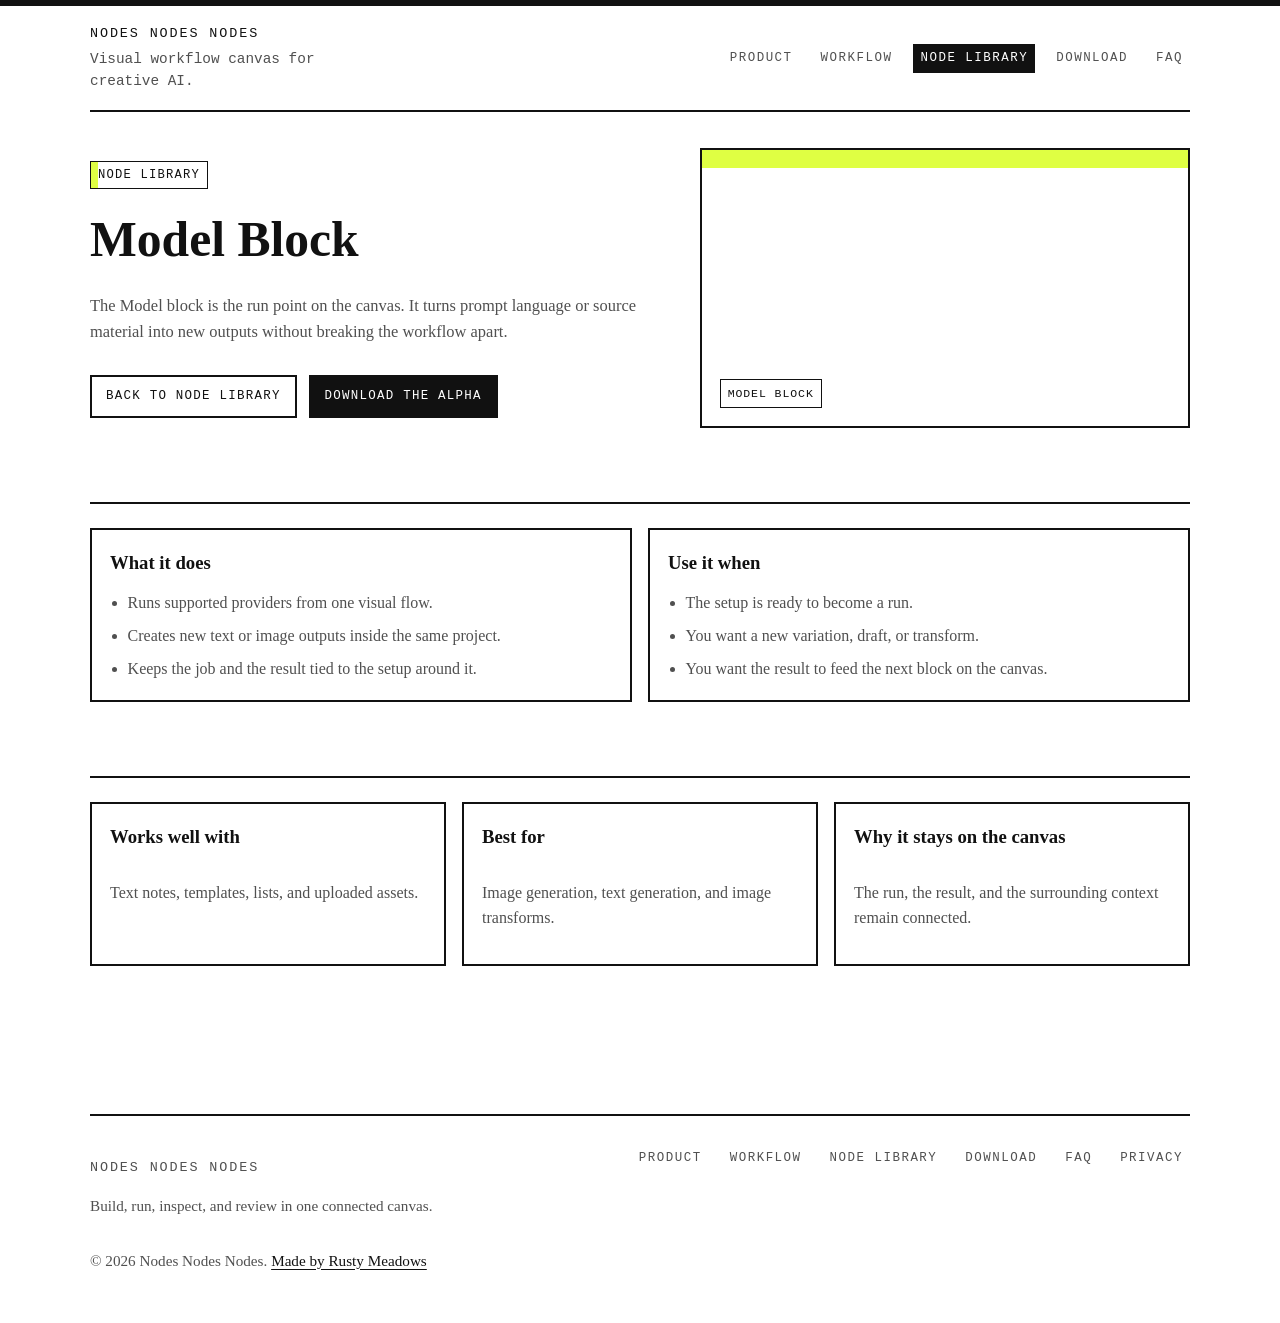
<file: node-library/model/index.html>
<!DOCTYPE html>
<html lang="en">
  <head>
    <meta charset="utf-8" />
    <meta name="viewport" content="width=device-width, initial-scale=1" />
    <title>Model Block | Node Library | Nodes Nodes Nodes</title>
    <meta
      name="description"
      content="Learn what the Model block does on the Nodes Nodes Nodes canvas."
    />
    <meta name="theme-color" content="#ffffff" />
    <link rel="canonical" href="https://nodesnodesnodes.com/node-library/model/" />
    <meta property="og:type" content="website" />
    <meta property="og:title" content="Model Block | Node Library | Nodes Nodes Nodes" />
    <meta property="og:description" content="Learn what the Model block does on the canvas." />
    <meta property="og:url" content="https://nodesnodesnodes.com/node-library/model/" />
    <meta property="og:image" content="https://nodesnodesnodes.com/assets/og-card.png" />
    <meta property="og:image:alt" content="Nodes Nodes Nodes marketing card." />
    <meta name="twitter:card" content="summary_large_image" />
    <meta name="twitter:title" content="Model Block | Node Library | Nodes Nodes Nodes" />
    <meta name="twitter:description" content="Learn what the Model block does on the canvas." />
    <meta name="twitter:image" content="https://nodesnodesnodes.com/assets/og-card.png" />
    <meta name="twitter:image:alt" content="Nodes Nodes Nodes marketing card." />
    <link rel="icon" href="/assets/apple-touch-icon.png" type="image/png" />
    <link rel="apple-touch-icon" href="/assets/apple-touch-icon.png" />
    <link rel="icon" href="/assets/favicon.svg" type="image/svg+xml" />
    <link rel="stylesheet" href="/styles/site.css" />
  </head>
  <body>
    <a class="skip-link" href="#main">Skip to content</a>
    <div class="site-shell">
      <header class="site-header">
        <a class="wordmark" href="/" aria-label="Nodes Nodes Nodes home">
          <span class="wordmark-title">Nodes Nodes Nodes</span>
          <span class="wordmark-subtitle">Visual workflow canvas for creative AI.</span>
        </a>
        <nav class="site-nav" aria-label="Primary">
          <a href="/product/">Product</a>
          <a href="/workflow/">Workflow</a>
          <a href="/node-library/" aria-current="page">Node Library</a>
          <a href="/download/">Download</a>
          <a href="/faq/">FAQ</a>
        </nav>
      </header>

      <main id="main">
        <section class="page-hero">
          <div class="hero-grid">
            <div class="hero-copy">
              <p class="eyebrow">Node Library</p>
              <h1 class="display-title">Model Block</h1>
              <p class="route-intro">
                The Model block is the run point on the canvas. It turns prompt language or source material into new
                outputs without breaking the workflow apart.
              </p>
              <div class="button-row">
                <a class="button secondary" href="/node-library/">Back to Node Library</a>
                <a class="button" href="/download/">Download the alpha</a>
              </div>
            </div>
            <div class="placeholder one tall"><span>Model Block</span></div>
          </div>
        </section>

        <section class="page-section">
          <div class="detail-grid equal-height-grid">
            <article class="detail-card">
              <h3>What it does</h3>
              <ul class="list-plain">
                <li>Runs supported providers from one visual flow.</li>
                <li>Creates new text or image outputs inside the same project.</li>
                <li>Keeps the job and the result tied to the setup around it.</li>
              </ul>
            </article>
            <article class="detail-card">
              <h3>Use it when</h3>
              <ul class="list-plain">
                <li>The setup is ready to become a run.</li>
                <li>You want a new variation, draft, or transform.</li>
                <li>You want the result to feed the next block on the canvas.</li>
              </ul>
            </article>
          </div>
        </section>

        <section class="page-section">
          <div class="three-column equal-height-grid">
            <article class="card">
              <h3>Works well with</h3>
              <p>Text notes, templates, lists, and uploaded assets.</p>
            </article>
            <article class="card">
              <h3>Best for</h3>
              <p>Image generation, text generation, and image transforms.</p>
            </article>
            <article class="card">
              <h3>Why it stays on the canvas</h3>
              <p>The run, the result, and the surrounding context remain connected.</p>
            </article>
          </div>
        </section>
      </main>

      <footer class="site-footer">
        <div class="footer-top">
          <div>
            <p class="wordmark-title">Nodes Nodes Nodes</p>
            <p class="footer-meta">Build, run, inspect, and review in one connected canvas.</p>
          </div>
          <nav class="footer-links" aria-label="Footer">
            <a href="/product/">Product</a>
            <a href="/workflow/">Workflow</a>
            <a href="/node-library/">Node Library</a>
            <a href="/download/">Download</a>
            <a href="/faq/">FAQ</a>
            <a href="/privacy/">Privacy</a>
          </nav>
        </div>
        <p class="footer-meta">&copy; 2026 Nodes Nodes Nodes. <a href="https://rustymeadows.com">Made by Rusty Meadows</a></p>
      </footer>
    </div>
  </body>
</html>
</file>
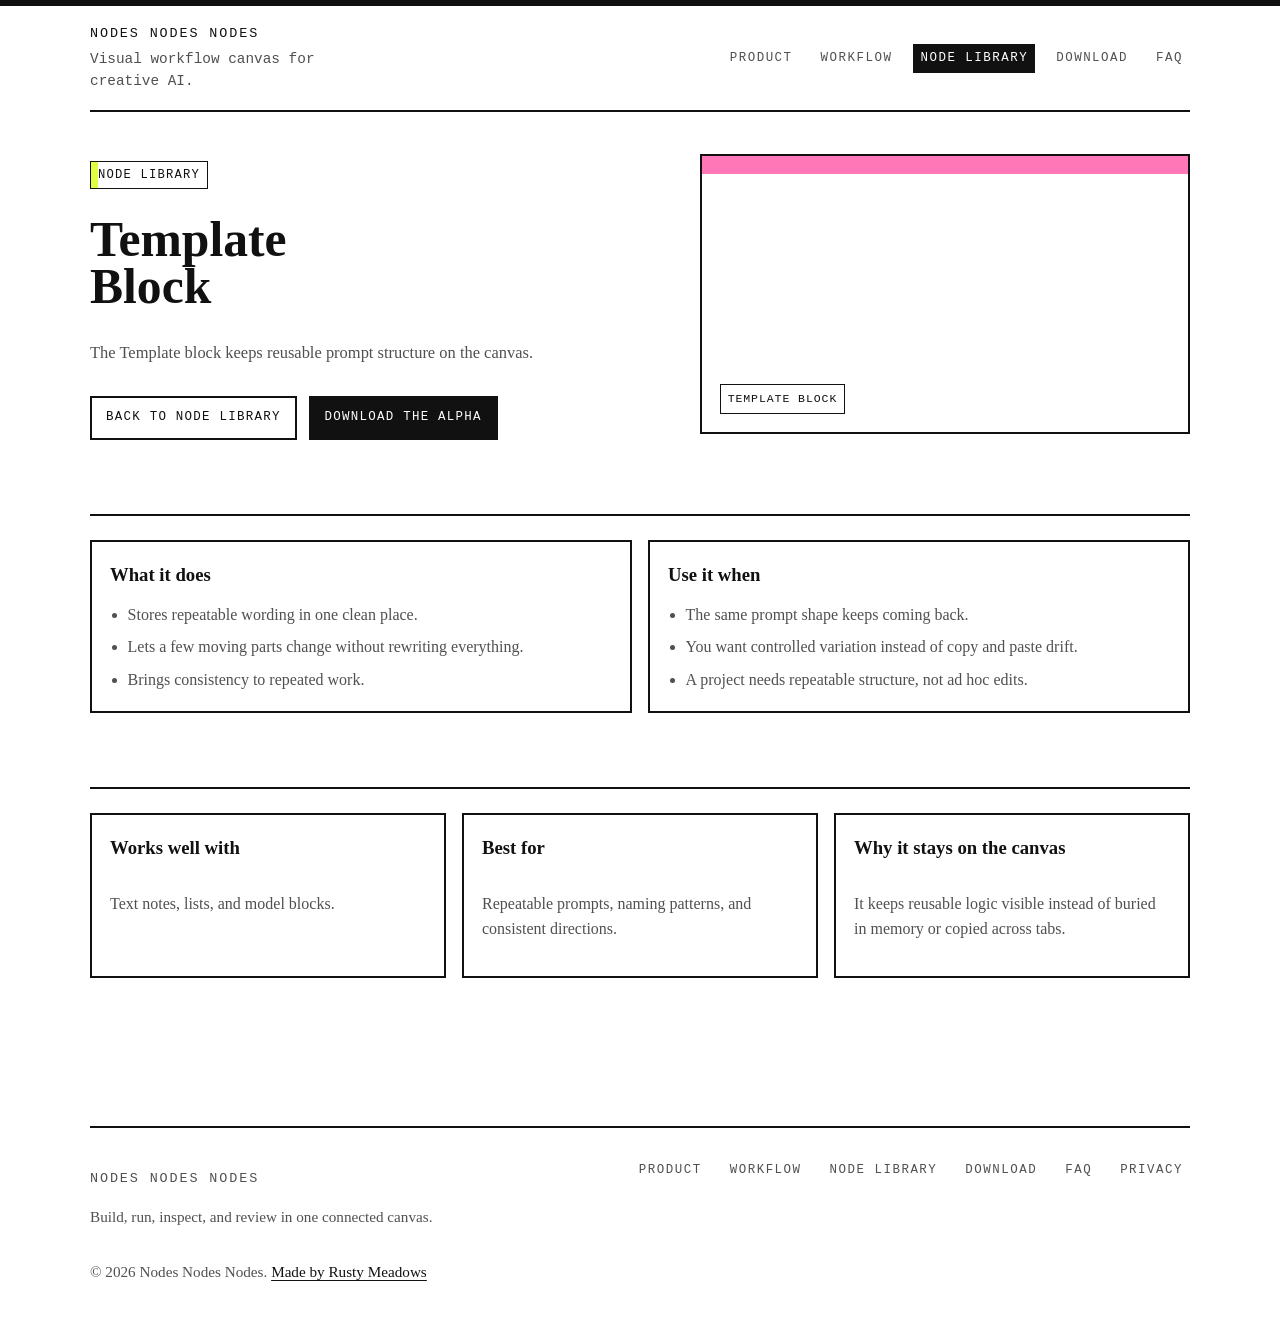
<file: node-library/template/index.html>
<!DOCTYPE html>
<html lang="en">
  <head>
    <meta charset="utf-8" />
    <meta name="viewport" content="width=device-width, initial-scale=1" />
    <title>Template Block | Node Library | Nodes Nodes Nodes</title>
    <meta
      name="description"
      content="Learn what the Template block does on the Nodes Nodes Nodes canvas."
    />
    <meta name="theme-color" content="#ffffff" />
    <link rel="canonical" href="https://nodesnodesnodes.com/node-library/template/" />
    <meta property="og:type" content="website" />
    <meta property="og:title" content="Template Block | Node Library | Nodes Nodes Nodes" />
    <meta property="og:description" content="Learn what the Template block does on the canvas." />
    <meta property="og:url" content="https://nodesnodesnodes.com/node-library/template/" />
    <meta property="og:image" content="https://nodesnodesnodes.com/assets/og-card.png" />
    <meta property="og:image:alt" content="Nodes Nodes Nodes marketing card." />
    <meta name="twitter:card" content="summary_large_image" />
    <meta name="twitter:title" content="Template Block | Node Library | Nodes Nodes Nodes" />
    <meta name="twitter:description" content="Learn what the Template block does on the canvas." />
    <meta name="twitter:image" content="https://nodesnodesnodes.com/assets/og-card.png" />
    <meta name="twitter:image:alt" content="Nodes Nodes Nodes marketing card." />
    <link rel="icon" href="/assets/apple-touch-icon.png" type="image/png" />
    <link rel="apple-touch-icon" href="/assets/apple-touch-icon.png" />
    <link rel="icon" href="/assets/favicon.svg" type="image/svg+xml" />
    <link rel="stylesheet" href="/styles/site.css" />
  </head>
  <body>
    <a class="skip-link" href="#main">Skip to content</a>
    <div class="site-shell">
      <header class="site-header">
        <a class="wordmark" href="/" aria-label="Nodes Nodes Nodes home">
          <span class="wordmark-title">Nodes Nodes Nodes</span>
          <span class="wordmark-subtitle">Visual workflow canvas for creative AI.</span>
        </a>
        <nav class="site-nav" aria-label="Primary">
          <a href="/product/">Product</a>
          <a href="/workflow/">Workflow</a>
          <a href="/node-library/" aria-current="page">Node Library</a>
          <a href="/download/">Download</a>
          <a href="/faq/">FAQ</a>
        </nav>
      </header>

      <main id="main">
        <section class="page-hero">
          <div class="hero-grid">
            <div class="hero-copy">
              <p class="eyebrow">Node Library</p>
              <h1 class="display-title">Template Block</h1>
              <p class="route-intro">
                The Template block keeps reusable prompt structure on the canvas.
              </p>
              <div class="button-row">
                <a class="button secondary" href="/node-library/">Back to Node Library</a>
                <a class="button" href="/download/">Download the alpha</a>
              </div>
            </div>
            <div class="placeholder four tall"><span>Template Block</span></div>
          </div>
        </section>

        <section class="page-section">
          <div class="detail-grid equal-height-grid">
            <article class="detail-card">
              <h3>What it does</h3>
              <ul class="list-plain">
                <li>Stores repeatable wording in one clean place.</li>
                <li>Lets a few moving parts change without rewriting everything.</li>
                <li>Brings consistency to repeated work.</li>
              </ul>
            </article>
            <article class="detail-card">
              <h3>Use it when</h3>
              <ul class="list-plain">
                <li>The same prompt shape keeps coming back.</li>
                <li>You want controlled variation instead of copy and paste drift.</li>
                <li>A project needs repeatable structure, not ad hoc edits.</li>
              </ul>
            </article>
          </div>
        </section>

        <section class="page-section">
          <div class="three-column equal-height-grid">
            <article class="card">
              <h3>Works well with</h3>
              <p>Text notes, lists, and model blocks.</p>
            </article>
            <article class="card">
              <h3>Best for</h3>
              <p>Repeatable prompts, naming patterns, and consistent directions.</p>
            </article>
            <article class="card">
              <h3>Why it stays on the canvas</h3>
              <p>It keeps reusable logic visible instead of buried in memory or copied across tabs.</p>
            </article>
          </div>
        </section>
      </main>

      <footer class="site-footer">
        <div class="footer-top">
          <div>
            <p class="wordmark-title">Nodes Nodes Nodes</p>
            <p class="footer-meta">Build, run, inspect, and review in one connected canvas.</p>
          </div>
          <nav class="footer-links" aria-label="Footer">
            <a href="/product/">Product</a>
            <a href="/workflow/">Workflow</a>
            <a href="/node-library/">Node Library</a>
            <a href="/download/">Download</a>
            <a href="/faq/">FAQ</a>
            <a href="/privacy/">Privacy</a>
          </nav>
        </div>
        <p class="footer-meta">&copy; 2026 Nodes Nodes Nodes. <a href="https://rustymeadows.com">Made by Rusty Meadows</a></p>
      </footer>
    </div>
  </body>
</html>
</file>
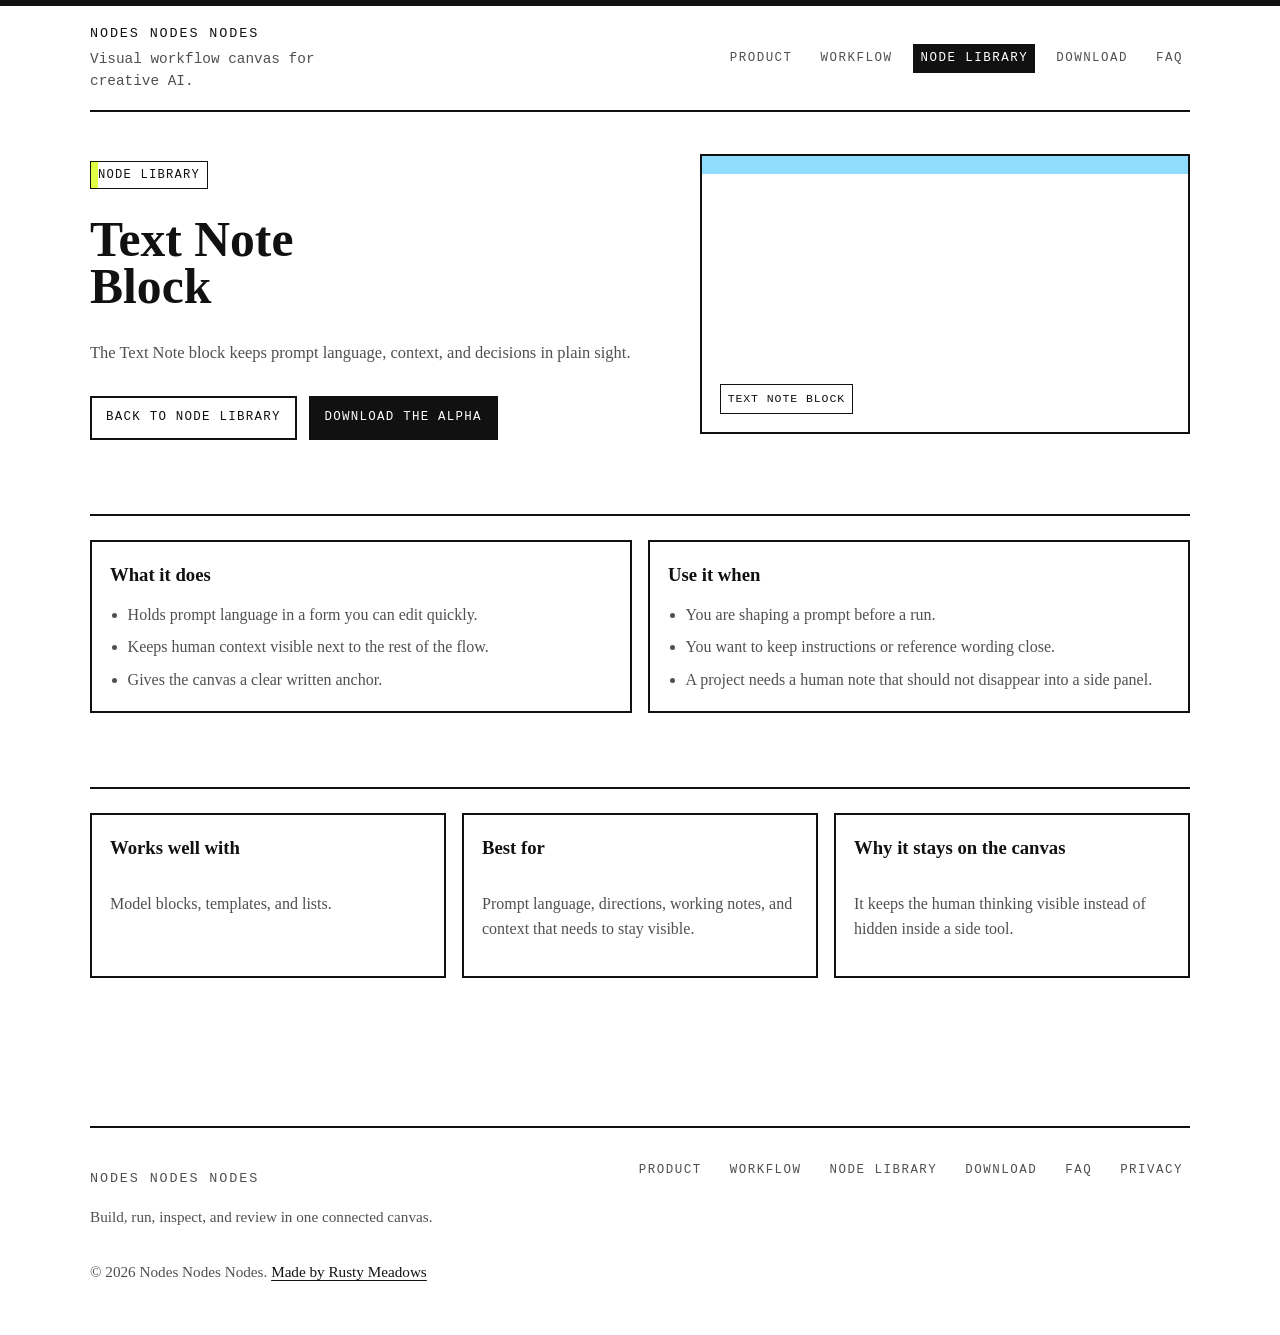
<file: node-library/text-note/index.html>
<!DOCTYPE html>
<html lang="en">
  <head>
    <meta charset="utf-8" />
    <meta name="viewport" content="width=device-width, initial-scale=1" />
    <title>Text Note Block | Node Library | Nodes Nodes Nodes</title>
    <meta
      name="description"
      content="Learn what the Text Note block does on the Nodes Nodes Nodes canvas."
    />
    <meta name="theme-color" content="#ffffff" />
    <link rel="canonical" href="https://nodesnodesnodes.com/node-library/text-note/" />
    <meta property="og:type" content="website" />
    <meta property="og:title" content="Text Note Block | Node Library | Nodes Nodes Nodes" />
    <meta property="og:description" content="Learn what the Text Note block does on the canvas." />
    <meta property="og:url" content="https://nodesnodesnodes.com/node-library/text-note/" />
    <meta property="og:image" content="https://nodesnodesnodes.com/assets/og-card.png" />
    <meta property="og:image:alt" content="Nodes Nodes Nodes marketing card." />
    <meta name="twitter:card" content="summary_large_image" />
    <meta name="twitter:title" content="Text Note Block | Node Library | Nodes Nodes Nodes" />
    <meta name="twitter:description" content="Learn what the Text Note block does on the canvas." />
    <meta name="twitter:image" content="https://nodesnodesnodes.com/assets/og-card.png" />
    <meta name="twitter:image:alt" content="Nodes Nodes Nodes marketing card." />
    <link rel="icon" href="/assets/apple-touch-icon.png" type="image/png" />
    <link rel="apple-touch-icon" href="/assets/apple-touch-icon.png" />
    <link rel="icon" href="/assets/favicon.svg" type="image/svg+xml" />
    <link rel="stylesheet" href="/styles/site.css" />
  </head>
  <body>
    <a class="skip-link" href="#main">Skip to content</a>
    <div class="site-shell">
      <header class="site-header">
        <a class="wordmark" href="/" aria-label="Nodes Nodes Nodes home">
          <span class="wordmark-title">Nodes Nodes Nodes</span>
          <span class="wordmark-subtitle">Visual workflow canvas for creative AI.</span>
        </a>
        <nav class="site-nav" aria-label="Primary">
          <a href="/product/">Product</a>
          <a href="/workflow/">Workflow</a>
          <a href="/node-library/" aria-current="page">Node Library</a>
          <a href="/download/">Download</a>
          <a href="/faq/">FAQ</a>
        </nav>
      </header>

      <main id="main">
        <section class="page-hero">
          <div class="hero-grid">
            <div class="hero-copy">
              <p class="eyebrow">Node Library</p>
              <h1 class="display-title">Text Note Block</h1>
              <p class="route-intro">
                The Text Note block keeps prompt language, context, and decisions in plain sight.
              </p>
              <div class="button-row">
                <a class="button secondary" href="/node-library/">Back to Node Library</a>
                <a class="button" href="/download/">Download the alpha</a>
              </div>
            </div>
            <div class="placeholder two tall"><span>Text Note Block</span></div>
          </div>
        </section>

        <section class="page-section">
          <div class="detail-grid equal-height-grid">
            <article class="detail-card">
              <h3>What it does</h3>
              <ul class="list-plain">
                <li>Holds prompt language in a form you can edit quickly.</li>
                <li>Keeps human context visible next to the rest of the flow.</li>
                <li>Gives the canvas a clear written anchor.</li>
              </ul>
            </article>
            <article class="detail-card">
              <h3>Use it when</h3>
              <ul class="list-plain">
                <li>You are shaping a prompt before a run.</li>
                <li>You want to keep instructions or reference wording close.</li>
                <li>A project needs a human note that should not disappear into a side panel.</li>
              </ul>
            </article>
          </div>
        </section>

        <section class="page-section">
          <div class="three-column equal-height-grid">
            <article class="card">
              <h3>Works well with</h3>
              <p>Model blocks, templates, and lists.</p>
            </article>
            <article class="card">
              <h3>Best for</h3>
              <p>Prompt language, directions, working notes, and context that needs to stay visible.</p>
            </article>
            <article class="card">
              <h3>Why it stays on the canvas</h3>
              <p>It keeps the human thinking visible instead of hidden inside a side tool.</p>
            </article>
          </div>
        </section>
      </main>

      <footer class="site-footer">
        <div class="footer-top">
          <div>
            <p class="wordmark-title">Nodes Nodes Nodes</p>
            <p class="footer-meta">Build, run, inspect, and review in one connected canvas.</p>
          </div>
          <nav class="footer-links" aria-label="Footer">
            <a href="/product/">Product</a>
            <a href="/workflow/">Workflow</a>
            <a href="/node-library/">Node Library</a>
            <a href="/download/">Download</a>
            <a href="/faq/">FAQ</a>
            <a href="/privacy/">Privacy</a>
          </nav>
        </div>
        <p class="footer-meta">&copy; 2026 Nodes Nodes Nodes. <a href="https://rustymeadows.com">Made by Rusty Meadows</a></p>
      </footer>
    </div>
  </body>
</html>
</file>
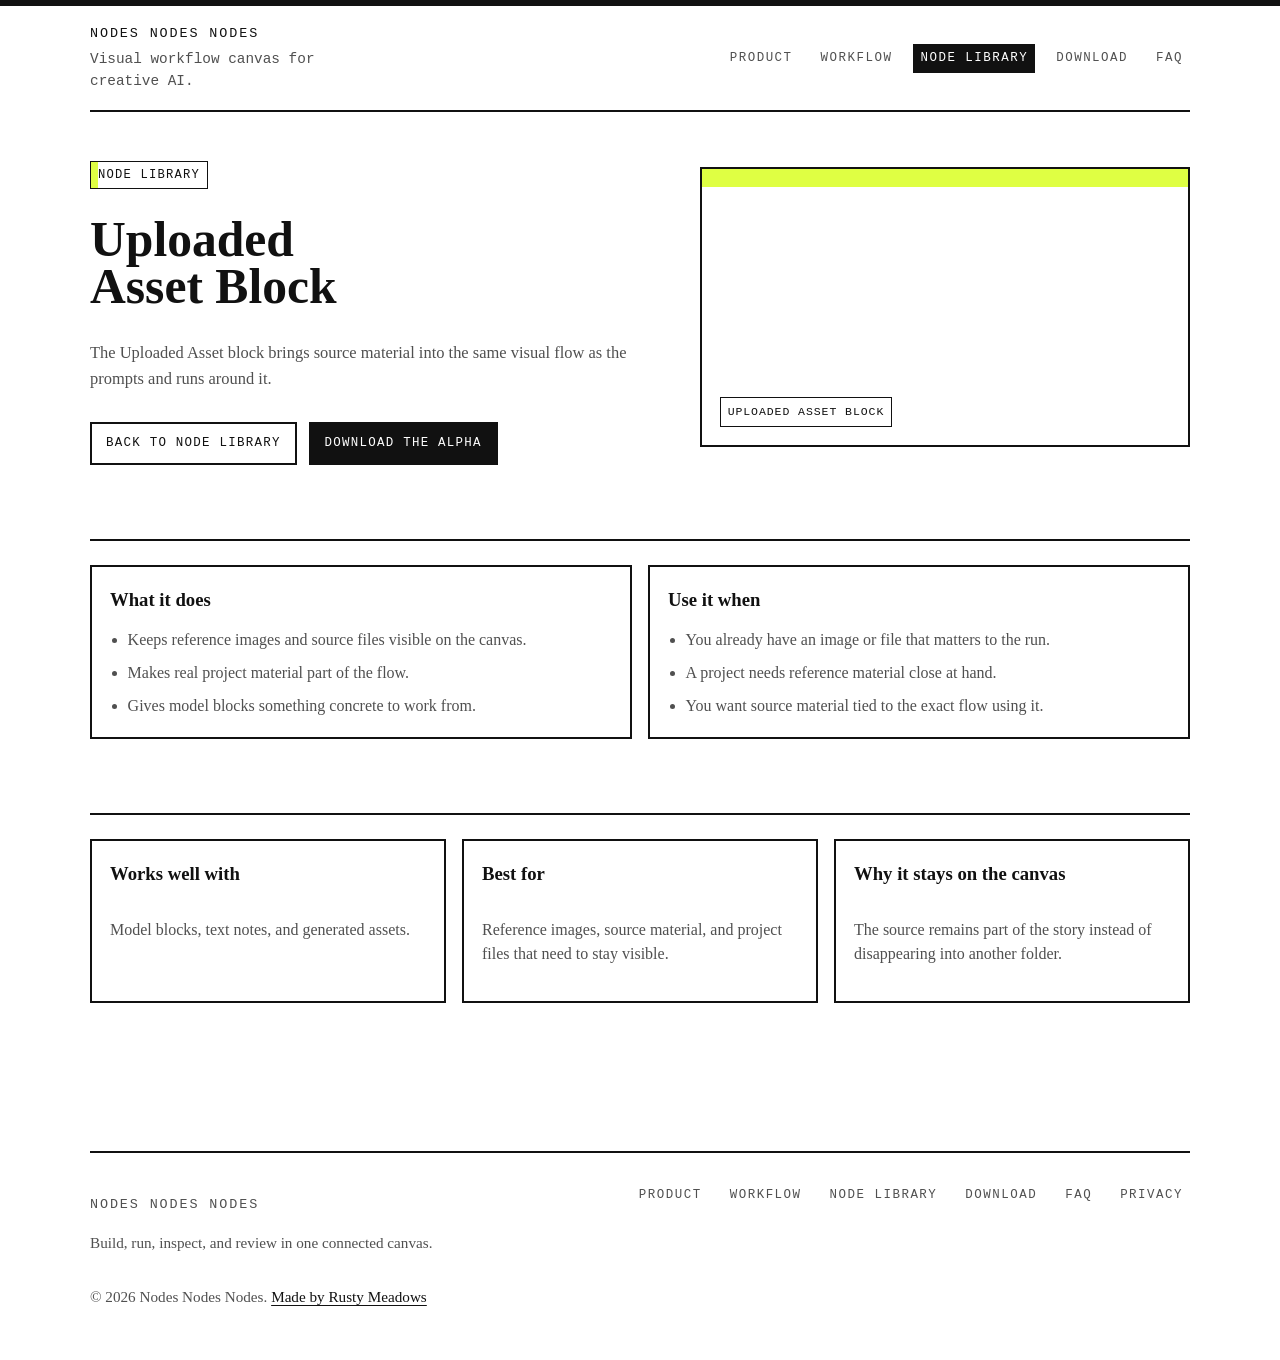
<file: node-library/uploaded-asset/index.html>
<!DOCTYPE html>
<html lang="en">
  <head>
    <meta charset="utf-8" />
    <meta name="viewport" content="width=device-width, initial-scale=1" />
    <title>Uploaded Asset Block | Node Library | Nodes Nodes Nodes</title>
    <meta
      name="description"
      content="Learn what the Uploaded Asset block does on the Nodes Nodes Nodes canvas."
    />
    <meta name="theme-color" content="#ffffff" />
    <link rel="canonical" href="https://nodesnodesnodes.com/node-library/uploaded-asset/" />
    <meta property="og:type" content="website" />
    <meta property="og:title" content="Uploaded Asset Block | Node Library | Nodes Nodes Nodes" />
    <meta property="og:description" content="Learn what the Uploaded Asset block does on the canvas." />
    <meta property="og:url" content="https://nodesnodesnodes.com/node-library/uploaded-asset/" />
    <meta property="og:image" content="https://nodesnodesnodes.com/assets/og-card.png" />
    <meta property="og:image:alt" content="Nodes Nodes Nodes marketing card." />
    <meta name="twitter:card" content="summary_large_image" />
    <meta name="twitter:title" content="Uploaded Asset Block | Node Library | Nodes Nodes Nodes" />
    <meta name="twitter:description" content="Learn what the Uploaded Asset block does on the canvas." />
    <meta name="twitter:image" content="https://nodesnodesnodes.com/assets/og-card.png" />
    <meta name="twitter:image:alt" content="Nodes Nodes Nodes marketing card." />
    <link rel="icon" href="/assets/apple-touch-icon.png" type="image/png" />
    <link rel="apple-touch-icon" href="/assets/apple-touch-icon.png" />
    <link rel="icon" href="/assets/favicon.svg" type="image/svg+xml" />
    <link rel="stylesheet" href="/styles/site.css" />
  </head>
  <body>
    <a class="skip-link" href="#main">Skip to content</a>
    <div class="site-shell">
      <header class="site-header">
        <a class="wordmark" href="/" aria-label="Nodes Nodes Nodes home">
          <span class="wordmark-title">Nodes Nodes Nodes</span>
          <span class="wordmark-subtitle">Visual workflow canvas for creative AI.</span>
        </a>
        <nav class="site-nav" aria-label="Primary">
          <a href="/product/">Product</a>
          <a href="/workflow/">Workflow</a>
          <a href="/node-library/" aria-current="page">Node Library</a>
          <a href="/download/">Download</a>
          <a href="/faq/">FAQ</a>
        </nav>
      </header>

      <main id="main">
        <section class="page-hero">
          <div class="hero-grid">
            <div class="hero-copy">
              <p class="eyebrow">Node Library</p>
              <h1 class="display-title">Uploaded Asset Block</h1>
              <p class="route-intro">
                The Uploaded Asset block brings source material into the same visual flow as the prompts and runs around it.
              </p>
              <div class="button-row">
                <a class="button secondary" href="/node-library/">Back to Node Library</a>
                <a class="button" href="/download/">Download the alpha</a>
              </div>
            </div>
            <div class="placeholder one tall"><span>Uploaded Asset Block</span></div>
          </div>
        </section>

        <section class="page-section">
          <div class="detail-grid equal-height-grid">
            <article class="detail-card">
              <h3>What it does</h3>
              <ul class="list-plain">
                <li>Keeps reference images and source files visible on the canvas.</li>
                <li>Makes real project material part of the flow.</li>
                <li>Gives model blocks something concrete to work from.</li>
              </ul>
            </article>
            <article class="detail-card">
              <h3>Use it when</h3>
              <ul class="list-plain">
                <li>You already have an image or file that matters to the run.</li>
                <li>A project needs reference material close at hand.</li>
                <li>You want source material tied to the exact flow using it.</li>
              </ul>
            </article>
          </div>
        </section>

        <section class="page-section">
          <div class="three-column equal-height-grid">
            <article class="card">
              <h3>Works well with</h3>
              <p>Model blocks, text notes, and generated assets.</p>
            </article>
            <article class="card">
              <h3>Best for</h3>
              <p>Reference images, source material, and project files that need to stay visible.</p>
            </article>
            <article class="card">
              <h3>Why it stays on the canvas</h3>
              <p>The source remains part of the story instead of disappearing into another folder.</p>
            </article>
          </div>
        </section>
      </main>

      <footer class="site-footer">
        <div class="footer-top">
          <div>
            <p class="wordmark-title">Nodes Nodes Nodes</p>
            <p class="footer-meta">Build, run, inspect, and review in one connected canvas.</p>
          </div>
          <nav class="footer-links" aria-label="Footer">
            <a href="/product/">Product</a>
            <a href="/workflow/">Workflow</a>
            <a href="/node-library/">Node Library</a>
            <a href="/download/">Download</a>
            <a href="/faq/">FAQ</a>
            <a href="/privacy/">Privacy</a>
          </nav>
        </div>
        <p class="footer-meta">&copy; 2026 Nodes Nodes Nodes. <a href="https://rustymeadows.com">Made by Rusty Meadows</a></p>
      </footer>
    </div>
  </body>
</html>
</file>
<file: styles/site.css>
:root {
  --page-bg: #ffffff;
  --panel-bg: #ffffff;
  --panel-soft: #f3f3f3;
  --text: #111111;
  --muted: #505050;
  --rule: #111111;
  --rule-soft: #bdbdbd;
  --accent-citrus: #dfff43;
  --accent-pink: #ff77b7;
  --accent-blue: #8fdcff;
  --accent-purple: #ccb6ff;
  --accent-red: #ff6d57;
  --max-width: 1100px;
  --page-padding: clamp(18px, 4vw, 40px);
  --section-gap: clamp(42px, 7vw, 74px);
  --card-gap: 16px;
  --font-serif: ui-serif, Georgia, Cambria, "Times New Roman", Times, serif;
  --font-mono: ui-monospace, "SFMono-Regular", "SF Mono", Menlo, Consolas, "Liberation Mono", monospace;
}

*,
*::before,
*::after {
  box-sizing: border-box;
}

html {
  scroll-behavior: smooth;
}

body {
  margin: 0;
  background: linear-gradient(180deg, var(--text) 0 6px, var(--page-bg) 6px 100%);
  color: var(--text);
  font-family: var(--font-serif);
  line-height: 1.55;
}

img {
  display: block;
  max-width: 100%;
}

a {
  color: inherit;
  text-decoration: none;
}

p,
li,
dd {
  color: var(--muted);
}

ul,
ol {
  margin: 0;
  padding: 0;
}

ul {
  list-style: none;
}

ol {
  padding-left: 1.2rem;
}

figure,
blockquote {
  margin: 0;
}

summary {
  cursor: pointer;
}

:focus-visible {
  outline: 2px solid var(--accent-red);
  outline-offset: 3px;
}

.skip-link {
  position: absolute;
  top: 14px;
  left: 14px;
  z-index: 10;
  padding: 10px 14px;
  border: 2px solid var(--text);
  background: var(--panel-bg);
  color: var(--text);
  transform: translateY(-220%);
}

.skip-link:focus {
  transform: translateY(0);
}

.site-shell {
  min-height: 100vh;
}

.site-header,
.site-footer,
.page-hero,
.page-section {
  width: min(var(--max-width), calc(100vw - (var(--page-padding) * 2)));
  margin: 0 auto;
}

.site-header {
  display: flex;
  flex-wrap: wrap;
  align-items: center;
  justify-content: space-between;
  gap: 16px 28px;
  padding: 24px 0 18px;
  border-bottom: 2px solid var(--rule);
}

.wordmark {
  display: inline-flex;
  flex-direction: column;
  gap: 3px;
}

.wordmark-title,
.wordmark-subtitle,
.site-nav a,
.footer-links a,
.eyebrow,
.section-label,
.meta-label,
.button,
.badge,
.placeholder-label,
.list-label,
.faq-kicker,
.step-number {
  font-family: var(--font-mono);
}

.wordmark-title {
  font-size: 0.84rem;
  letter-spacing: 0.14em;
  text-transform: uppercase;
}

.wordmark-subtitle {
  max-width: 30ch;
  font-size: 0.9rem;
  color: var(--muted);
}

.site-nav,
.footer-links {
  display: flex;
  flex-wrap: wrap;
  gap: 10px 14px;
}

.site-nav a,
.footer-links a {
  display: inline-flex;
  align-items: center;
  min-height: 28px;
  padding: 4px 6px;
  border: 1px solid transparent;
  font-size: 0.78rem;
  letter-spacing: 0.12em;
  text-transform: uppercase;
  color: var(--muted);
}

.site-nav a:hover,
.footer-links a:hover {
  border-color: var(--text);
  background: var(--accent-citrus);
  color: var(--text);
}

.site-nav a[aria-current="page"] {
  border-color: var(--text);
  background: var(--text);
  color: var(--panel-bg);
}

.site-nav a[aria-current="page"]:hover {
  background: var(--text);
  color: var(--panel-bg);
}

.page-hero {
  padding: 36px 0 0;
}

.page-section {
  margin-top: var(--section-gap);
  padding-top: 24px;
  border-top: 2px solid var(--rule);
}

.page-hero:last-child,
.page-section:last-child {
  padding-bottom: var(--section-gap);
}

.hero-grid,
.two-column,
.three-column,
.four-column,
.node-grid,
.detail-grid,
.stats-grid,
.step-grid {
  display: grid;
  gap: var(--card-gap);
  align-items: start;
}

.hero-grid,
.two-column,
.detail-grid {
  grid-template-columns: repeat(2, minmax(0, 1fr));
}

.hero-grid {
  gap: clamp(20px, 3vw, 34px);
  grid-template-columns: minmax(0, 1.08fr) minmax(0, 0.92fr);
}

.three-column,
.stats-grid {
  grid-template-columns: repeat(3, minmax(0, 1fr));
}

.four-column {
  grid-template-columns: repeat(4, minmax(0, 1fr));
}

.node-grid {
  grid-template-columns: repeat(3, minmax(0, 1fr));
}

.button-row {
  display: flex;
  flex-wrap: wrap;
  gap: 12px;
}

.equal-height-grid {
  align-items: stretch;
}

.equal-height-grid > * {
  height: 100%;
}

.product-shape-grid + .product-surface-grid {
  margin-top: var(--card-gap);
}

.hero-copy,
.section-head,
.stack {
  display: grid;
  gap: 12px;
}

.hero-copy {
  align-content: start;
  gap: 14px;
}

.section-head {
  max-width: 48rem;
  margin-bottom: 18px;
}

.eyebrow,
.section-label,
.meta-label,
.badge,
.placeholder-label,
.faq-kicker,
.list-label {
  display: inline-flex;
  width: fit-content;
  padding: 4px 7px;
  border: 1.5px solid var(--text);
  background: var(--panel-bg);
  box-shadow: inset 7px 0 0 var(--accent-citrus);
  font-size: 0.76rem;
  letter-spacing: 0.1em;
  text-transform: uppercase;
  color: var(--text);
}

.page-title,
.display-title,
.section-title,
h3 {
  margin: 0;
  color: var(--text);
  font-weight: 700;
  text-wrap: balance;
}

.page-title {
  max-width: 11ch;
  font-size: clamp(2.3rem, 5.8vw, 4.4rem);
  line-height: 0.92;
}

.display-title {
  max-width: 12ch;
  font-size: clamp(1.95rem, 4.2vw, 3.1rem);
  line-height: 0.95;
}

.product-title {
  max-width: 16ch;
}

.faq-title {
  max-width: 11ch;
  margin: 0;
  color: var(--text);
  font-size: clamp(2.15rem, 4vw, 3.45rem);
  font-weight: 700;
  line-height: 0.94;
  text-wrap: balance;
}

.section-title {
  max-width: 14ch;
  font-size: clamp(1.6rem, 3vw, 2.3rem);
  line-height: 1.02;
}

.lede,
.route-intro {
  max-width: 35rem;
  font-size: 1.03rem;
}

.hero-note,
.fine-print {
  font-size: 0.95rem;
}

.button {
  display: inline-flex;
  align-items: center;
  justify-content: center;
  min-height: 42px;
  padding: 10px 14px;
  border: 2px solid var(--text);
  background: var(--text);
  color: var(--panel-bg);
  font-size: 0.78rem;
  letter-spacing: 0.1em;
  text-transform: uppercase;
}

.button.secondary,
.button.ghost {
  background: var(--panel-bg);
  color: var(--text);
}

.button:hover {
  background: var(--accent-citrus);
  color: var(--text);
}

.panel,
.card,
.faq-item,
.node-card,
.detail-card,
.cta-card,
.policy-card,
.download-card,
.step-card,
.library-hero-card,
.surface-card {
  height: auto;
  border: 2px solid var(--rule);
  background: var(--panel-bg);
  padding: 18px;
}

.panel strong,
.card strong,
.detail-card strong {
  color: var(--text);
}

.screenshot-frame {
  align-self: start;
  border: 2px solid var(--rule);
  background: var(--panel-bg);
  padding: 10px;
}

.screenshot-frame img {
  width: 100%;
  height: auto;
}

.page-hero .screenshot-frame,
.page-hero .placeholder {
  align-self: center;
}

.placeholder {
  display: grid;
  align-items: end;
  min-height: 190px;
  padding: 18px;
  border: 2px solid var(--rule);
  background: linear-gradient(180deg, var(--placeholder-accent) 0 18px, var(--panel-bg) 18px 100%);
}

.placeholder > span {
  display: inline-block;
  width: fit-content;
  padding: 5px 7px;
  border: 1.5px solid var(--text);
  background: var(--panel-bg);
  color: var(--text);
  font-family: var(--font-mono);
  font-size: 0.72rem;
  letter-spacing: 0.08em;
  text-transform: uppercase;
}

.placeholder.one {
  --placeholder-accent: var(--accent-citrus);
}

.placeholder.two {
  --placeholder-accent: var(--accent-blue);
}

.placeholder.three {
  --placeholder-accent: var(--accent-purple);
}

.placeholder.four {
  --placeholder-accent: var(--accent-pink);
}

.placeholder.tall {
  min-height: clamp(220px, 24vw, 280px);
}

.pill-list {
  display: flex;
  flex-wrap: wrap;
  gap: 8px;
}

.pill-list li {
  padding: 5px 8px;
  border: 1.5px solid var(--text);
  background: var(--panel-soft);
  color: var(--text);
  font-family: var(--font-mono);
  font-size: 0.74rem;
  letter-spacing: 0.06em;
  text-transform: uppercase;
}

.step-grid {
  grid-template-columns: repeat(4, minmax(0, 1fr));
}

.step-card {
  display: grid;
  gap: 10px;
}

.step-number {
  font-size: 0.8rem;
  letter-spacing: 0.1em;
  text-transform: uppercase;
  color: var(--text);
}

.faq-list {
  display: grid;
  gap: 12px;
}

.faq-actions {
  margin-top: 12px;
}

.faq-item {
  background: var(--panel-bg);
}

.faq-item[open] {
  background: var(--panel-soft);
}

.faq-item summary {
  color: var(--text);
  font-weight: 700;
}

.faq-item p {
  margin: 12px 0 0;
}

.link-list {
  display: grid;
  gap: 10px;
}

.link-list a,
.footer-meta a {
  color: var(--text);
  text-decoration: underline;
  text-underline-offset: 0.18em;
}

.node-card {
  display: grid;
  gap: 14px;
  align-content: start;
}

.equal-height-grid > article {
  display: grid;
  align-content: start;
  gap: 14px;
}

.detail-copy {
  display: grid;
  gap: 16px;
}

.list-plain {
  display: grid;
  gap: 8px;
  padding-left: 1.1rem;
  list-style: disc;
}

.list-plain li {
  color: var(--muted);
}

.site-footer {
  margin-top: var(--section-gap);
  padding: 28px 0 36px;
  border-top: 2px solid var(--rule);
}

.footer-top {
  display: flex;
  flex-wrap: wrap;
  align-items: flex-start;
  justify-content: space-between;
  gap: 16px 28px;
  margin-bottom: 16px;
}

.footer-meta {
  color: var(--muted);
  font-size: 0.95rem;
}

@media (max-width: 980px) {
  .hero-grid,
  .two-column,
  .detail-grid,
  .three-column,
  .stats-grid,
  .step-grid,
  .four-column,
  .node-grid {
    grid-template-columns: 1fr;
  }

  .page-title,
  .display-title,
  .section-title {
    max-width: 100%;
  }
}

@media (max-width: 1120px) {
  .page-hero .hero-grid {
    grid-template-columns: 1fr;
  }

  .page-hero .screenshot-frame,
  .page-hero .placeholder {
    max-width: 720px;
  }
}

@media (max-width: 640px) {
  .site-header {
    padding-top: 20px;
  }

  .page-hero {
    padding-top: 32px;
  }

  .panel,
  .card,
  .faq-item,
  .node-card,
  .detail-card,
  .cta-card,
  .policy-card,
  .download-card,
  .step-card,
  .library-hero-card,
  .surface-card,
  .screenshot-frame {
    padding: 16px;
  }

  .button {
    width: 100%;
  }

  .button-row {
    display: grid;
  }
}
</file>
